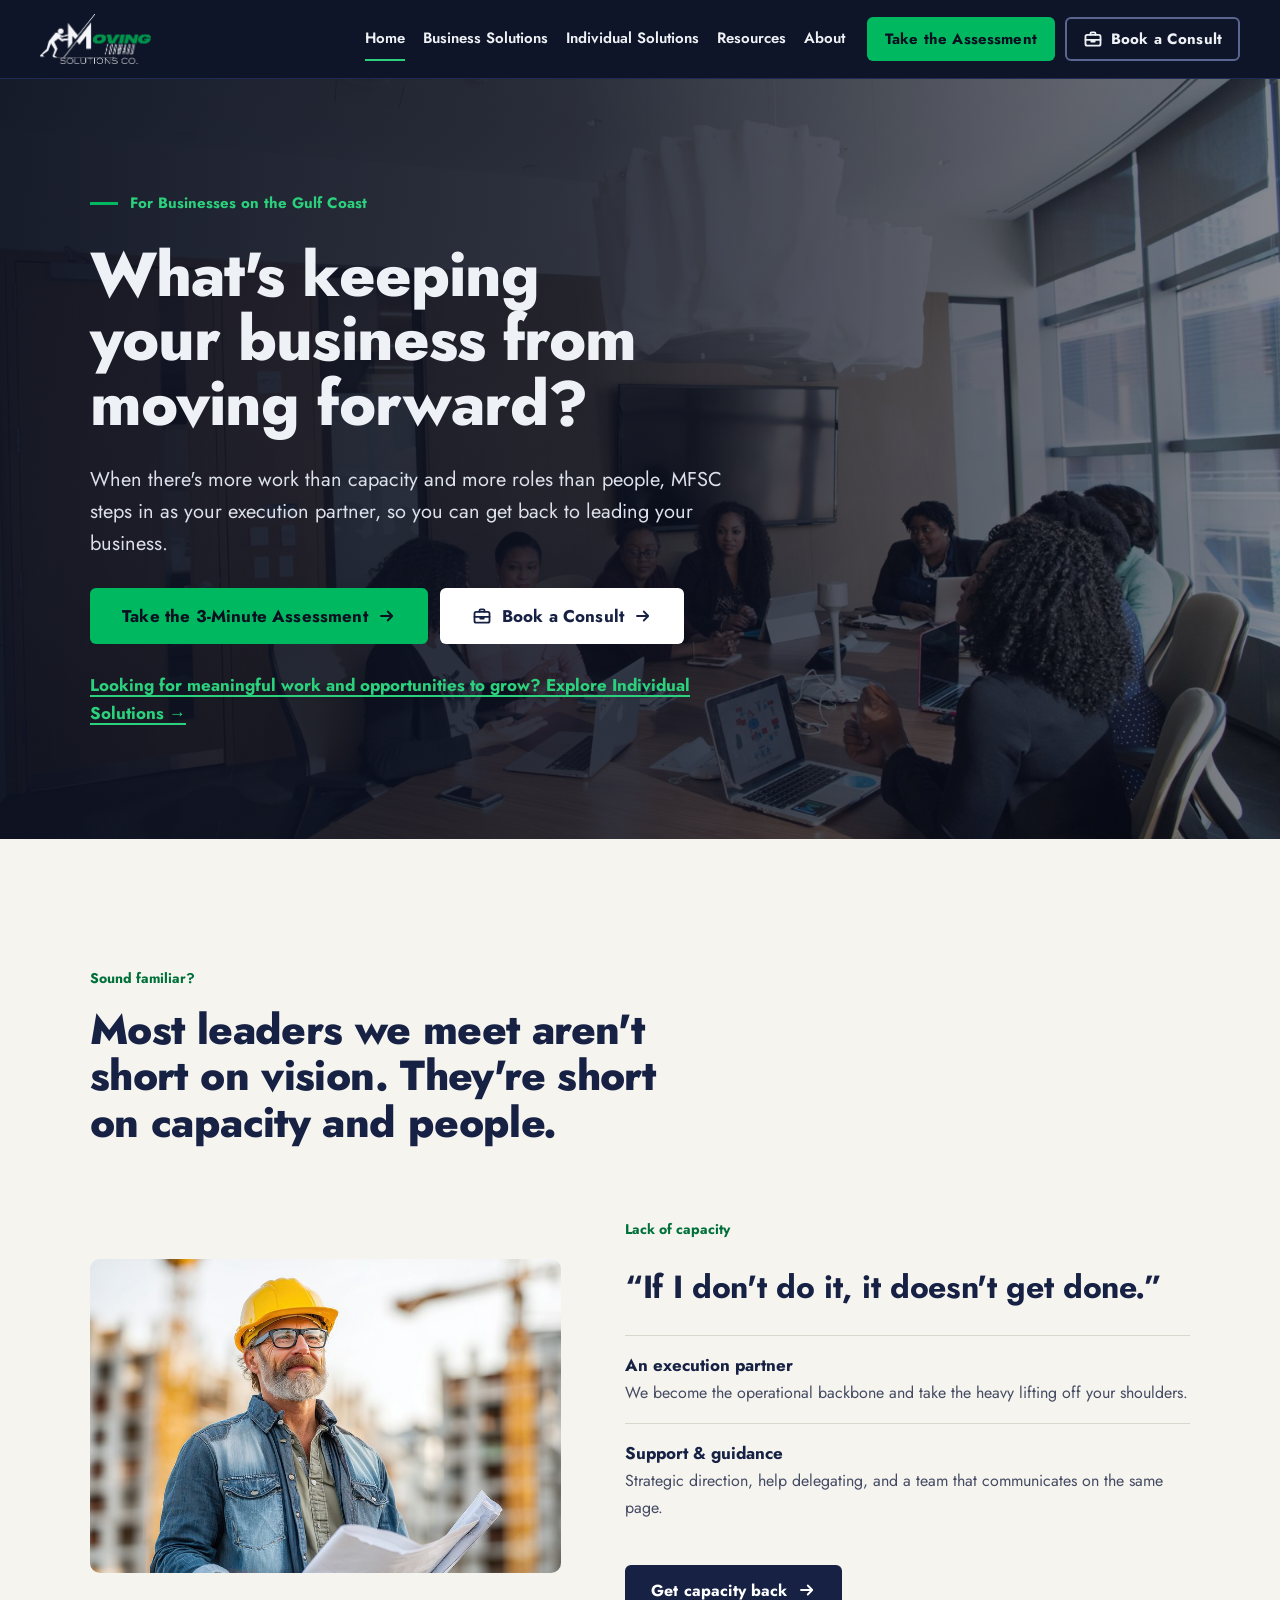
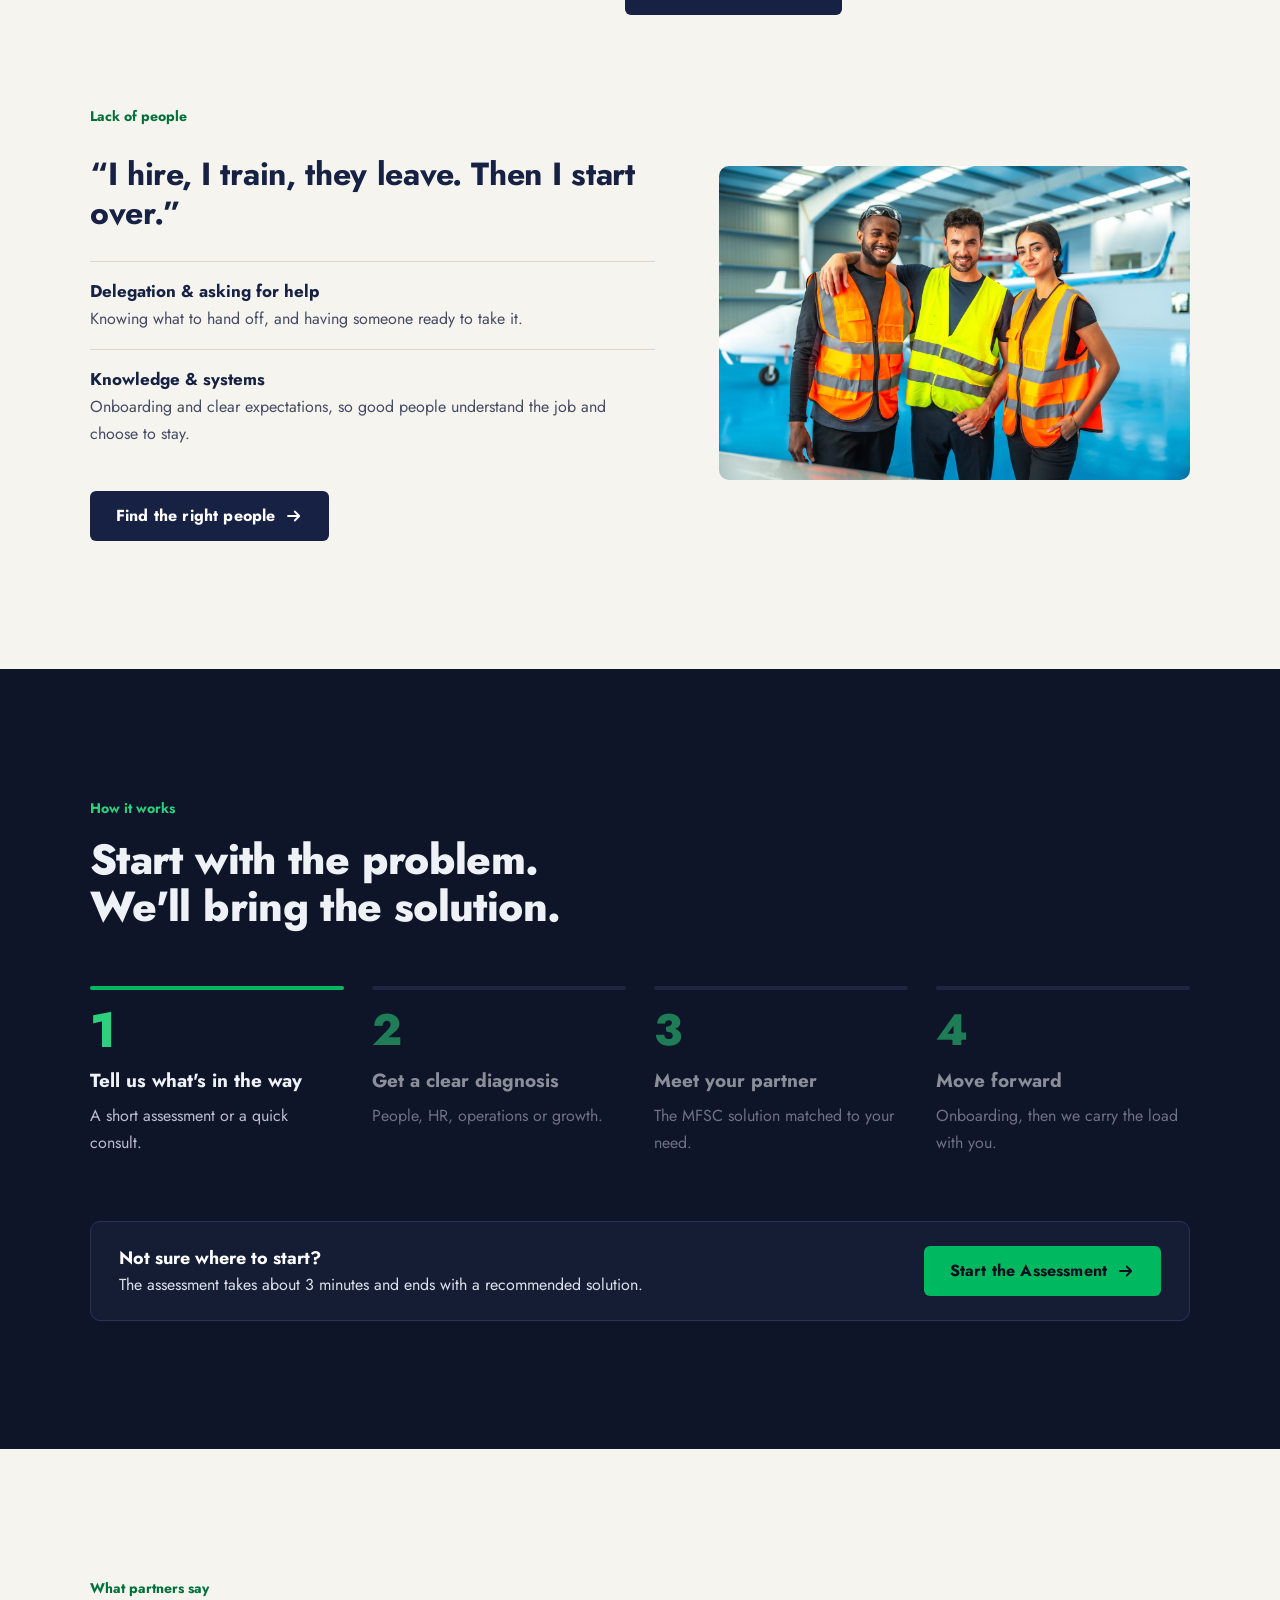
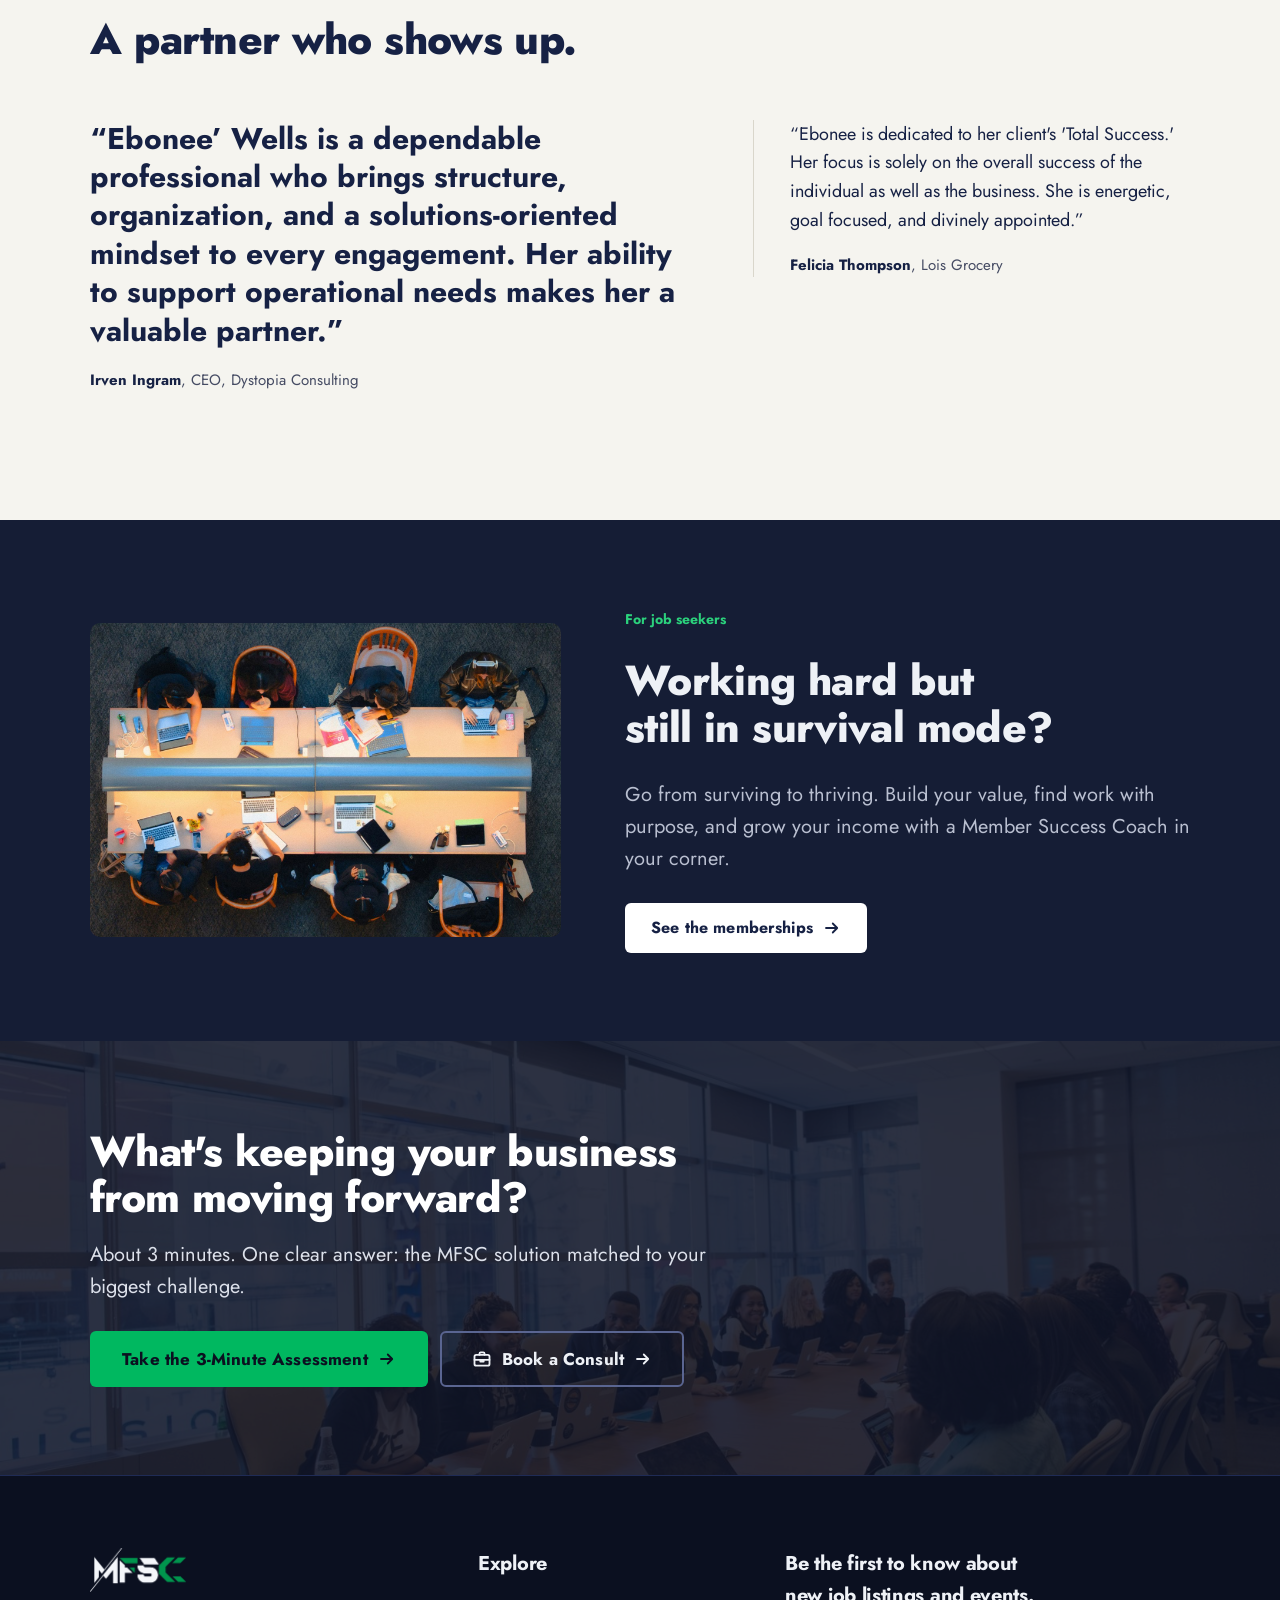
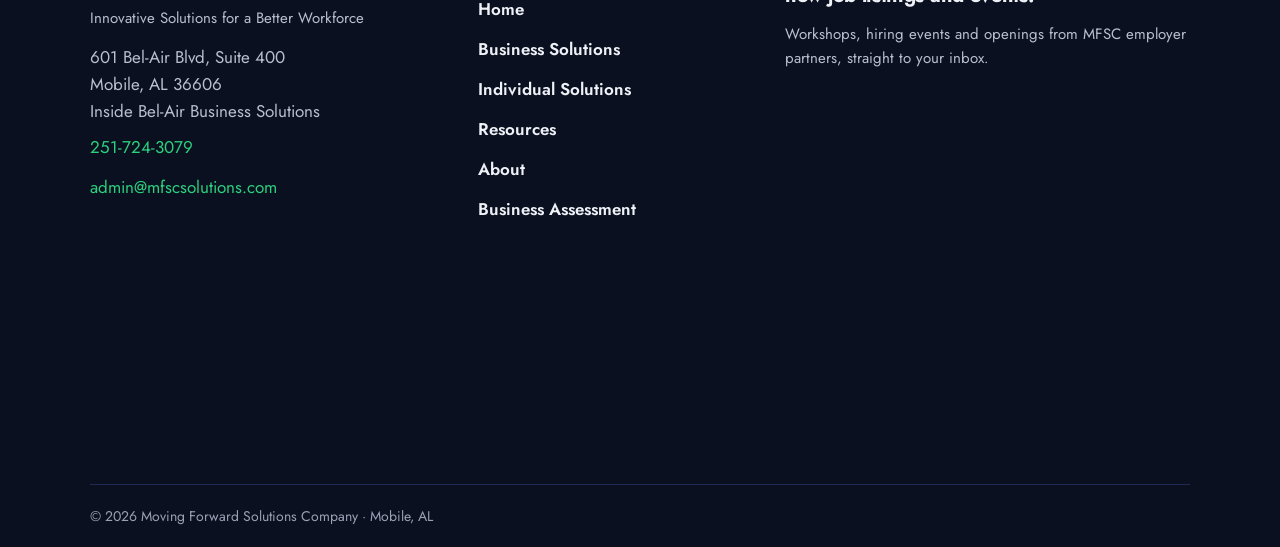
<file: index.html>
<!doctype html>
<html lang="en">
<head>
<meta charset="utf-8">
<meta name="viewport" content="width=device-width, initial-scale=1">
<title>Moving Forward Solutions Co. | Workforce, HR & Staffing Solutions in Mobile, AL</title>
<meta name="description" content="MFSC helps Gulf Coast businesses with staffing, HR, operations and business development, and helps job seekers move from surviving to thriving.">
<meta property="og:title" content="Moving Forward Solutions Co. | Workforce, HR & Staffing Solutions in Mobile, AL">
<meta property="og:description" content="MFSC helps Gulf Coast businesses with staffing, HR, operations and business development, and helps job seekers move from surviving to thriving.">
<meta property="og:type" content="website">
<meta property="og:image" content="images/team-meeting.jpg">
<meta name="theme-color" content="#0F1528">
<link rel="icon" type="image/png" href="images/favicon.png">
<link rel="apple-touch-icon" href="images/favicon.png">
<link rel="preconnect" href="https://link.poisemediaco.com" crossorigin>
<link rel="dns-prefetch" href="https://link.poisemediaco.com">
<link rel="preconnect" href="https://fonts.googleapis.com">
<link rel="preconnect" href="https://fonts.gstatic.com" crossorigin>
<link rel="stylesheet" href="https://fonts.googleapis.com/css2?family=Jost:wght@400;500;600;700&display=swap">
<link rel="stylesheet" href="css/site.css">
<script>document.documentElement.classList.add('js')</script>
</head>
<body class="has-sticky">
<a class="skip" href="#main">Skip to content</a>
<header class="site-header">
  <div class="wrap">
    <a class="brand" href="index.html" aria-label="Moving Forward Solutions Co. home"><img src="images/mfsc-logo.png" alt="Moving Forward Solutions Co." width="112" height="50"></a>
    <button class="nav-toggle" type="button" aria-expanded="false" aria-controls="site-nav" aria-label="Open menu">
      <svg class="bars" aria-hidden="true" width="22" height="22" viewBox="0 0 24 24" fill="none" stroke="currentColor" stroke-width="2"><path d="M3 7h18M3 12h18M3 17h18"/></svg>
      <svg class="x" aria-hidden="true" width="22" height="22" viewBox="0 0 24 24" fill="none" stroke="currentColor" stroke-width="2"><path d="M5 5l14 14M19 5L5 19"/></svg>
    </button>
    <nav id="site-nav" class="site-nav" aria-label="Main">
      <ul class="menu"><li><a href="index.html" aria-current="page">Home</a></li><li><a href="business.html">Business Solutions</a></li><li><a href="individuals.html">Individual Solutions</a></li><li><a href="resources.html">Resources</a></li><li><a href="about.html">About</a></li></ul>
      <div class="actions">
        <a class="btn btn--primary" href="assessment.html"><span>Take the Assessment</span><svg class="ico ico-arrow" aria-hidden="true" width="18" height="18" viewBox="0 0 24 24" fill="none" stroke="currentColor" stroke-width="2.4" stroke-linecap="round" stroke-linejoin="round"><path d="M4 12h15M13 6l6 6-6 6"/></svg></a>
        <a class="btn btn--ghost" href="about.html#contact"><svg class="ico ico-case" aria-hidden="true" width="20" height="20" viewBox="0 0 24 24" fill="none" stroke="currentColor" stroke-width="2.2" stroke-linecap="round" stroke-linejoin="round"><path class="handle" d="M9 7V5.5A1.5 1.5 0 0 1 10.5 4h3A1.5 1.5 0 0 1 15 5.5V7"/><rect x="3" y="7" width="18" height="13" rx="2"/><path d="M3 13h18M10 13v2h4v-2"/></svg><span>Book a Consult</span><svg class="ico ico-arrow" aria-hidden="true" width="18" height="18" viewBox="0 0 24 24" fill="none" stroke="currentColor" stroke-width="2.4" stroke-linecap="round" stroke-linejoin="round"><path d="M4 12h15M13 6l6 6-6 6"/></svg></a>
        <a class="btn btn--ghost call" href="tel:2517243079">Call 251-724-3079</a>
      </div>
    </nav>
  </div>
</header>
<main id="main">
<section class="hero hero--home" style="background-image:url(images/team-meeting.jpg)">
  <div class="wrap">
    <div class="copy stack stack-lg">
      <p class="kicker">For Businesses on the Gulf Coast</p>
      <h1 class="h1">What's keeping your business from moving forward?</h1>
      <p class="lede" style="color:var(--mist-strong)">When there's more work than capacity and more roles than people, MFSC steps in as your execution partner, so you can get back to leading your business.</p>
      <div class="btns">
        <a class="btn btn--primary btn--lg" href="assessment.html"><span>Take the 3-Minute Assessment</span><svg class="ico ico-arrow" aria-hidden="true" width="18" height="18" viewBox="0 0 24 24" fill="none" stroke="currentColor" stroke-width="2.4" stroke-linecap="round" stroke-linejoin="round"><path d="M4 12h15M13 6l6 6-6 6"/></svg></a>
        <a class="btn btn--light btn--lg" href="about.html#contact"><svg class="ico ico-case" aria-hidden="true" width="20" height="20" viewBox="0 0 24 24" fill="none" stroke="currentColor" stroke-width="2.2" stroke-linecap="round" stroke-linejoin="round"><path class="handle" d="M9 7V5.5A1.5 1.5 0 0 1 10.5 4h3A1.5 1.5 0 0 1 15 5.5V7"/><rect x="3" y="7" width="18" height="13" rx="2"/><path d="M3 13h18M10 13v2h4v-2"/></svg><span>Book a Consult</span><svg class="ico ico-arrow" aria-hidden="true" width="18" height="18" viewBox="0 0 24 24" fill="none" stroke="currentColor" stroke-width="2.4" stroke-linecap="round" stroke-linejoin="round"><path d="M4 12h15M13 6l6 6-6 6"/></svg></a>
      </div>
      <p><a class="link" href="individuals.html">Looking for meaningful work and opportunities to grow? Explore Individual Solutions &rarr;</a></p>
    </div>
  </div>
</section>

<section class="paper s-lg" aria-labelledby="familiar">
  <div class="wrap">
    <div class="stack" style="max-width:780px;margin-bottom:clamp(40px,6vw,72px)">
      <p class="label">Sound familiar?</p>
      <h2 class="h2" id="familiar">Most leaders we meet aren't short on vision. They're short on capacity and people.</h2>
    </div>

    <div class="split" style="margin-bottom:clamp(48px,7vw,96px)">
      <div class="media"><img src="images/job-site.jpg" alt="A site supervisor reviewing plans on a job site" width="900" height="600" loading="lazy"></div>
      <div class="stack stack-lg">
        <p class="label">Lack of capacity</p>
        <p class="quote">&ldquo;If I don't do it, it doesn't get done.&rdquo;</p>
        <ul class="points">
          <li><b>An execution partner</b><span>We become the operational backbone and take the heavy lifting off your shoulders.</span></li>
          <li><b>Support &amp; guidance</b><span>Strategic direction, help delegating, and a team that communicates on the same page.</span></li>
        </ul>
        <a class="btn btn--navy" href="business.html#capacity"><span>Get capacity back</span><svg class="ico ico-arrow" aria-hidden="true" width="18" height="18" viewBox="0 0 24 24" fill="none" stroke="currentColor" stroke-width="2.4" stroke-linecap="round" stroke-linejoin="round"><path d="M4 12h15M13 6l6 6-6 6"/></svg></a>
      </div>
    </div>

    <div class="split split--flip">
      <div class="media"><img src="images/crew.jpg" alt="Three crew members in safety vests standing together in a hangar" width="1400" height="933" loading="lazy"></div>
      <div class="stack stack-lg">
        <p class="label">Lack of people</p>
        <p class="quote">&ldquo;I hire, I train, they leave. Then I start over.&rdquo;</p>
        <ul class="points">
          <li><b>Delegation &amp; asking for help</b><span>Knowing what to hand off, and having someone ready to take it.</span></li>
          <li><b>Knowledge &amp; systems</b><span>Onboarding and clear expectations, so good people understand the job and choose to stay.</span></li>
        </ul>
        <a class="btn btn--navy" href="business.html#people"><span>Find the right people</span><svg class="ico ico-arrow" aria-hidden="true" width="18" height="18" viewBox="0 0 24 24" fill="none" stroke="currentColor" stroke-width="2.4" stroke-linecap="round" stroke-linejoin="round"><path d="M4 12h15M13 6l6 6-6 6"/></svg></a>
      </div>
    </div>
  </div>
</section>

<section class="navy s-lg" aria-labelledby="how">
  <div class="wrap">
    <div class="stack" style="max-width:700px;margin-bottom:clamp(36px,5vw,56px)">
      <p class="label">How it works</p>
      <h2 class="h2" id="how">Start with the problem. We'll bring the solution.</h2>
    </div>
    <ol class="steps">
      <li><span class="n">1</span><b>Tell us what's in the way</b><span class="t">A short assessment or a quick consult.</span></li>
      <li><span class="n">2</span><b>Get a clear diagnosis</b><span class="t">People, HR, operations or growth.</span></li>
      <li><span class="n">3</span><b>Meet your partner</b><span class="t">The MFSC solution matched to your need.</span></li>
      <li><span class="n">4</span><b>Move forward</b><span class="t">Onboarding, then we carry the load with you.</span></li>
    </ol>
    <div class="strip" style="margin-top:clamp(40px,6vw,64px);background:var(--navy-800);border:1px solid var(--navy-line)">
      <div><b>Not sure where to start?</b><p>The assessment takes about 3 minutes and ends with a recommended solution.</p></div>
      <a class="btn btn--primary" href="assessment.html"><span>Start the Assessment</span><svg class="ico ico-arrow" aria-hidden="true" width="18" height="18" viewBox="0 0 24 24" fill="none" stroke="currentColor" stroke-width="2.4" stroke-linecap="round" stroke-linejoin="round"><path d="M4 12h15M13 6l6 6-6 6"/></svg></a>
    </div>
  </div>
</section>

<section class="paper s-lg" aria-labelledby="voices">
  <div class="wrap">
    <div class="stack" style="max-width:700px;margin-bottom:clamp(36px,5vw,56px)">
      <p class="label">What partners say</p>
      <h2 class="h2" id="voices">A partner who shows up.</h2>
    </div>
    <div class="voices">
      <figure class="big" style="margin:0">
        <blockquote>&ldquo;Ebonee’ Wells is a dependable professional who brings structure, organization, and a solutions-oriented mindset to every engagement. Her ability to support operational needs makes her a valuable partner.&rdquo;</blockquote>
        <cite><strong>Irven Ingram</strong>, CEO, Dystopia Consulting</cite>
      </figure>
      <figure class="small" style="margin:0">
        <blockquote>&ldquo;Ebonee is dedicated to her client's 'Total Success.' Her focus is solely on the overall success of the individual as well as the business. She is energetic, goal focused, and divinely appointed.&rdquo;</blockquote>
        <cite><strong>Felicia Thompson</strong>, Lois Grocery</cite>
      </figure>
    </div>
  </div>
</section>

<section class="navy-2 s-md" aria-labelledby="seekers">
  <div class="wrap">
    <div class="split">
      <div class="media"><img src="images/coworking.jpg" alt="People working on laptops and notebooks at a shared table, seen from above" width="1600" height="1066" loading="lazy"></div>
      <div class="stack stack-lg">
        <p class="label">For job seekers</p>
        <h2 class="h2" id="seekers">Working hard but still in survival mode?</h2>
        <p class="lede soft">Go from surviving to thriving. Build your value, find work with purpose, and grow your income with a Member Success Coach in your corner.</p>
        <a class="btn btn--light" href="individuals.html#membership"><span>See the memberships</span><svg class="ico ico-arrow" aria-hidden="true" width="18" height="18" viewBox="0 0 24 24" fill="none" stroke="currentColor" stroke-width="2.4" stroke-linecap="round" stroke-linejoin="round"><path d="M4 12h15M13 6l6 6-6 6"/></svg></a>
      </div>
    </div>
  </div>
</section>

<section class="cta-band" aria-labelledby="cta-h">
  <div class="wrap">
    <div class="copy stack">
      <h2 class="h2" id="cta-h">What's keeping your business from moving forward?</h2>
      <p class="lede">About 3 minutes. One clear answer: the MFSC solution matched to your biggest challenge.</p>
    </div>
    <div class="btns"><a class="btn btn--primary btn--lg" href="assessment.html"><span>Take the 3-Minute Assessment</span><svg class="ico ico-arrow" aria-hidden="true" width="18" height="18" viewBox="0 0 24 24" fill="none" stroke="currentColor" stroke-width="2.4" stroke-linecap="round" stroke-linejoin="round"><path d="M4 12h15M13 6l6 6-6 6"/></svg></a><a class="btn btn--ghost btn--lg" href="about.html#contact"><svg class="ico ico-case" aria-hidden="true" width="20" height="20" viewBox="0 0 24 24" fill="none" stroke="currentColor" stroke-width="2.2" stroke-linecap="round" stroke-linejoin="round"><path class="handle" d="M9 7V5.5A1.5 1.5 0 0 1 10.5 4h3A1.5 1.5 0 0 1 15 5.5V7"/><rect x="3" y="7" width="18" height="13" rx="2"/><path d="M3 13h18M10 13v2h4v-2"/></svg><span>Book a Consult</span><svg class="ico ico-arrow" aria-hidden="true" width="18" height="18" viewBox="0 0 24 24" fill="none" stroke="currentColor" stroke-width="2.4" stroke-linecap="round" stroke-linejoin="round"><path d="M4 12h15M13 6l6 6-6 6"/></svg></a></div>
  </div>
</section>
</main>
<footer class="site-footer">
  <div class="wrap foot">
    <div class="contact">
      <img src="images/mfsc-lettermark.png" alt="MFSC" width="94" height="44" style="height:44px;width:auto;margin-bottom:14px">
      <p class="soft" style="margin-bottom:14px">Innovative Solutions for a Better Workforce</p>
      <address>
        <span>601 Bel-Air Blvd, Suite 400<br>Mobile, AL 36606<br>Inside Bel-Air Business Solutions</span>
        <a href="tel:2517243079">251-724-3079</a>
        <a class="mail" href="mailto:admin@mfscsolutions.com">admin@mfscsolutions.com</a>
      </address>
    </div>
    <nav aria-label="Footer"><h2>Explore</h2><ul><li><a href="index.html">Home</a></li><li><a href="business.html">Business Solutions</a></li><li><a href="individuals.html">Individual Solutions</a></li><li><a href="resources.html">Resources</a></li><li><a href="about.html">About</a></li><li><a href="assessment.html">Business Assessment</a></li></ul></nav>
    <div class="news">
      <h2>Be the first to know about new job listings and events.</h2>
      <p class="soft">Workshops, hiring events and openings from MFSC employer partners, straight to your inbox.</p>
      <div class="embed"><div class="embed-box" style="--h:360px"><iframe src="https://link.poisemediaco.com/widget/form/s2dThVorv9LyvQNzfVzw" id="inline-s2dThVorv9LyvQNzfVzw" title="Mailing list sign-up" style="width:100%;height:360px;border:0;border-radius:0" onload="var b=this.parentNode;setTimeout(function(){b.classList.add('is-loaded')},700)" data-layout="{'id':'INLINE'}" data-trigger-type="alwaysShow" data-trigger-value="" data-activation-type="alwaysActivated" data-activation-value="" data-deactivation-type="neverDeactivate" data-deactivation-value="" data-form-name="Mailing list sign-up" data-height="360" data-layout-iframe-id="inline-s2dThVorv9LyvQNzfVzw" data-form-id="s2dThVorv9LyvQNzfVzw"></iframe></div></div>
    </div>
  </div>
  <div class="wrap"><p class="copyright">&copy; 2026 Moving Forward Solutions Company &middot; Mobile, AL</p></div>
</footer>
<div class="sticky-cta"><a class="btn btn--primary" href="assessment.html"><span>Take the Free Assessment</span><svg class="ico ico-arrow" aria-hidden="true" width="18" height="18" viewBox="0 0 24 24" fill="none" stroke="currentColor" stroke-width="2.4" stroke-linecap="round" stroke-linejoin="round"><path d="M4 12h15M13 6l6 6-6 6"/></svg></a></div>
<script src="js/site.js" defer></script>
<script src="https://link.poisemediaco.com/js/form_embed.js" async></script>
</body>
</html>
</file>
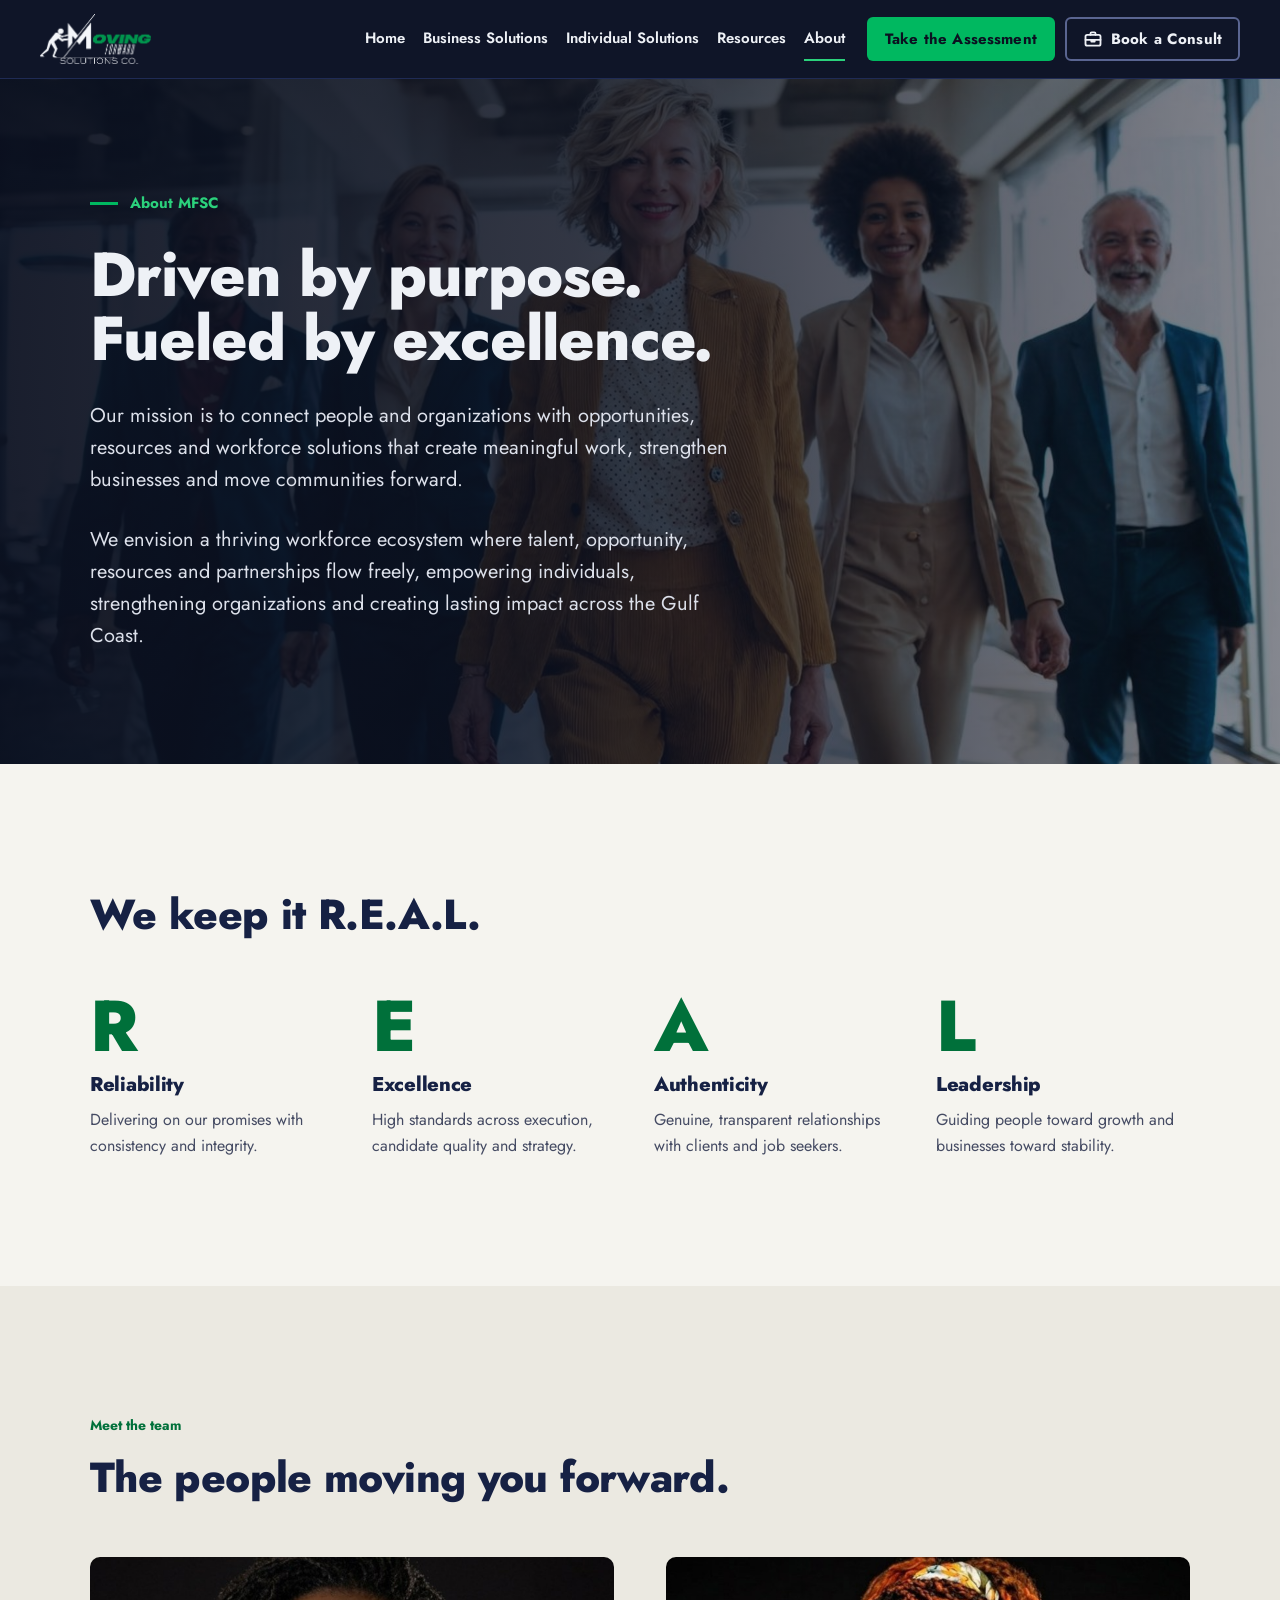
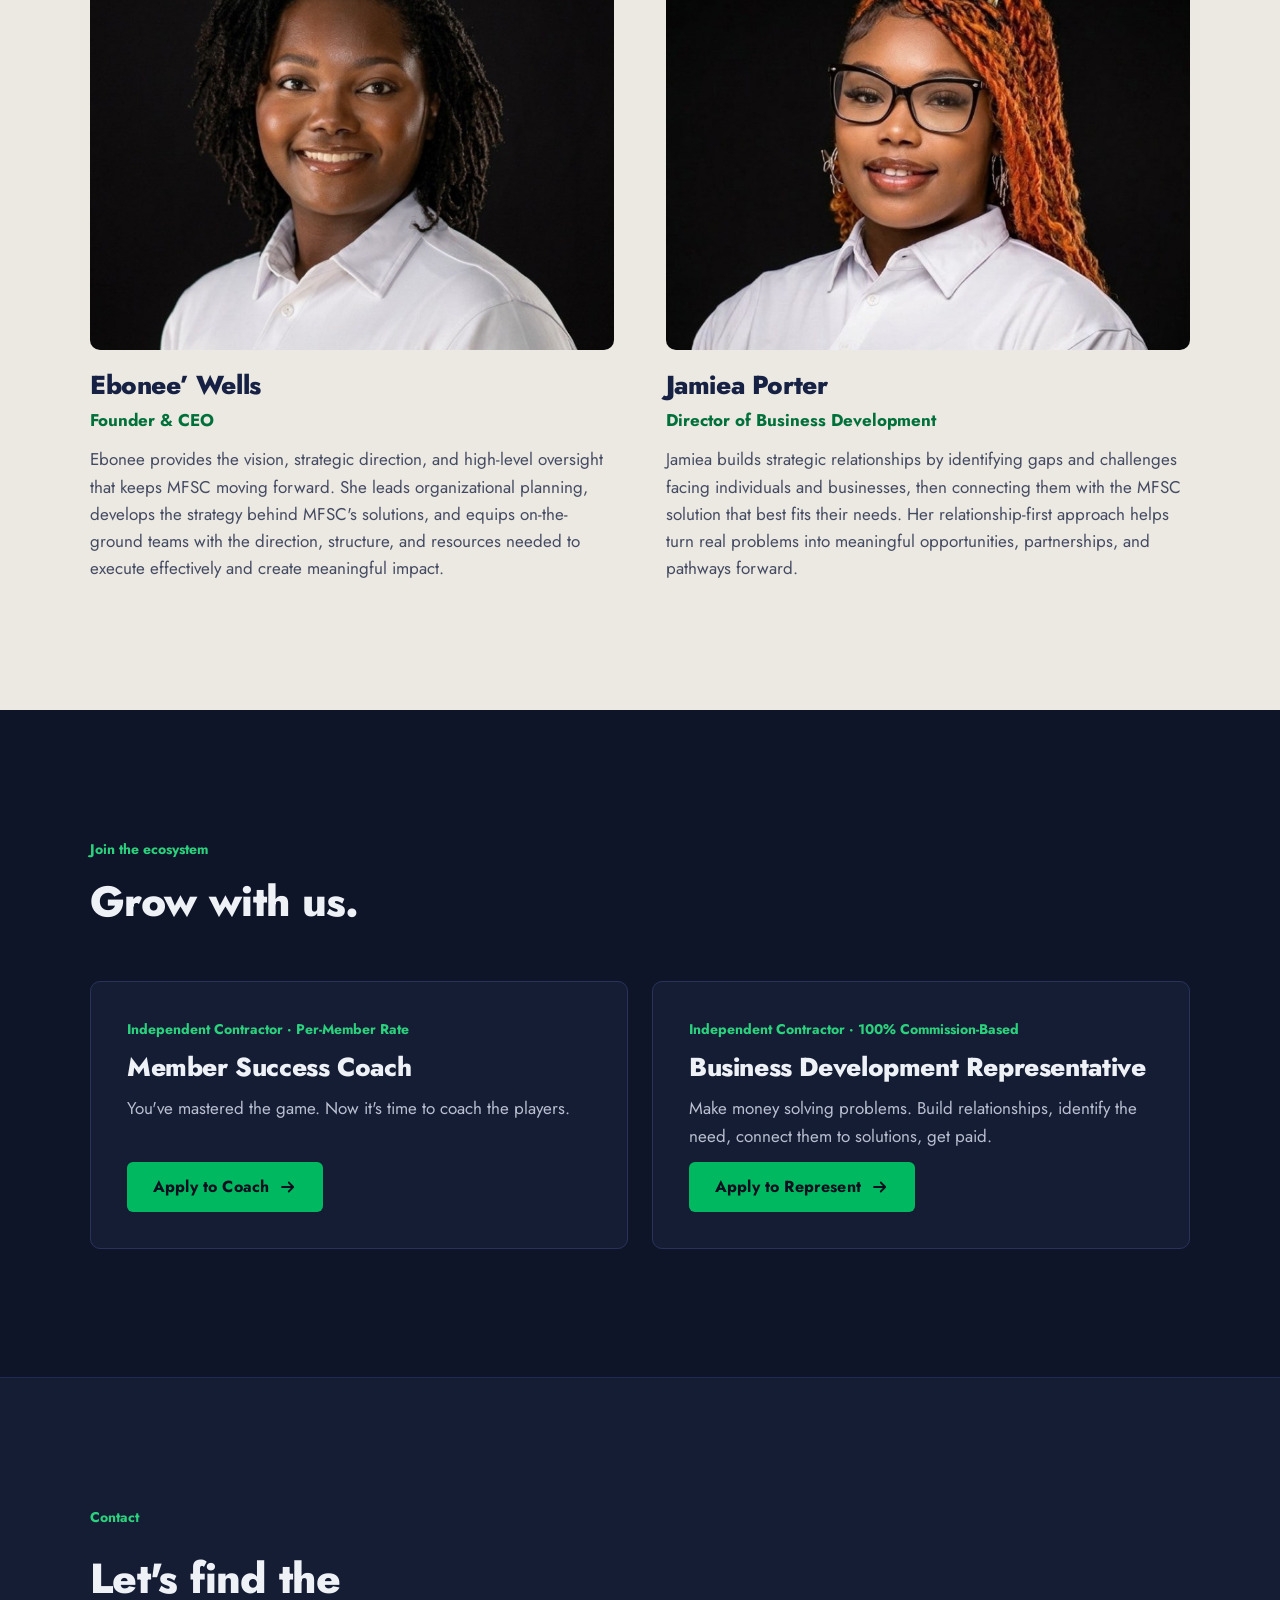
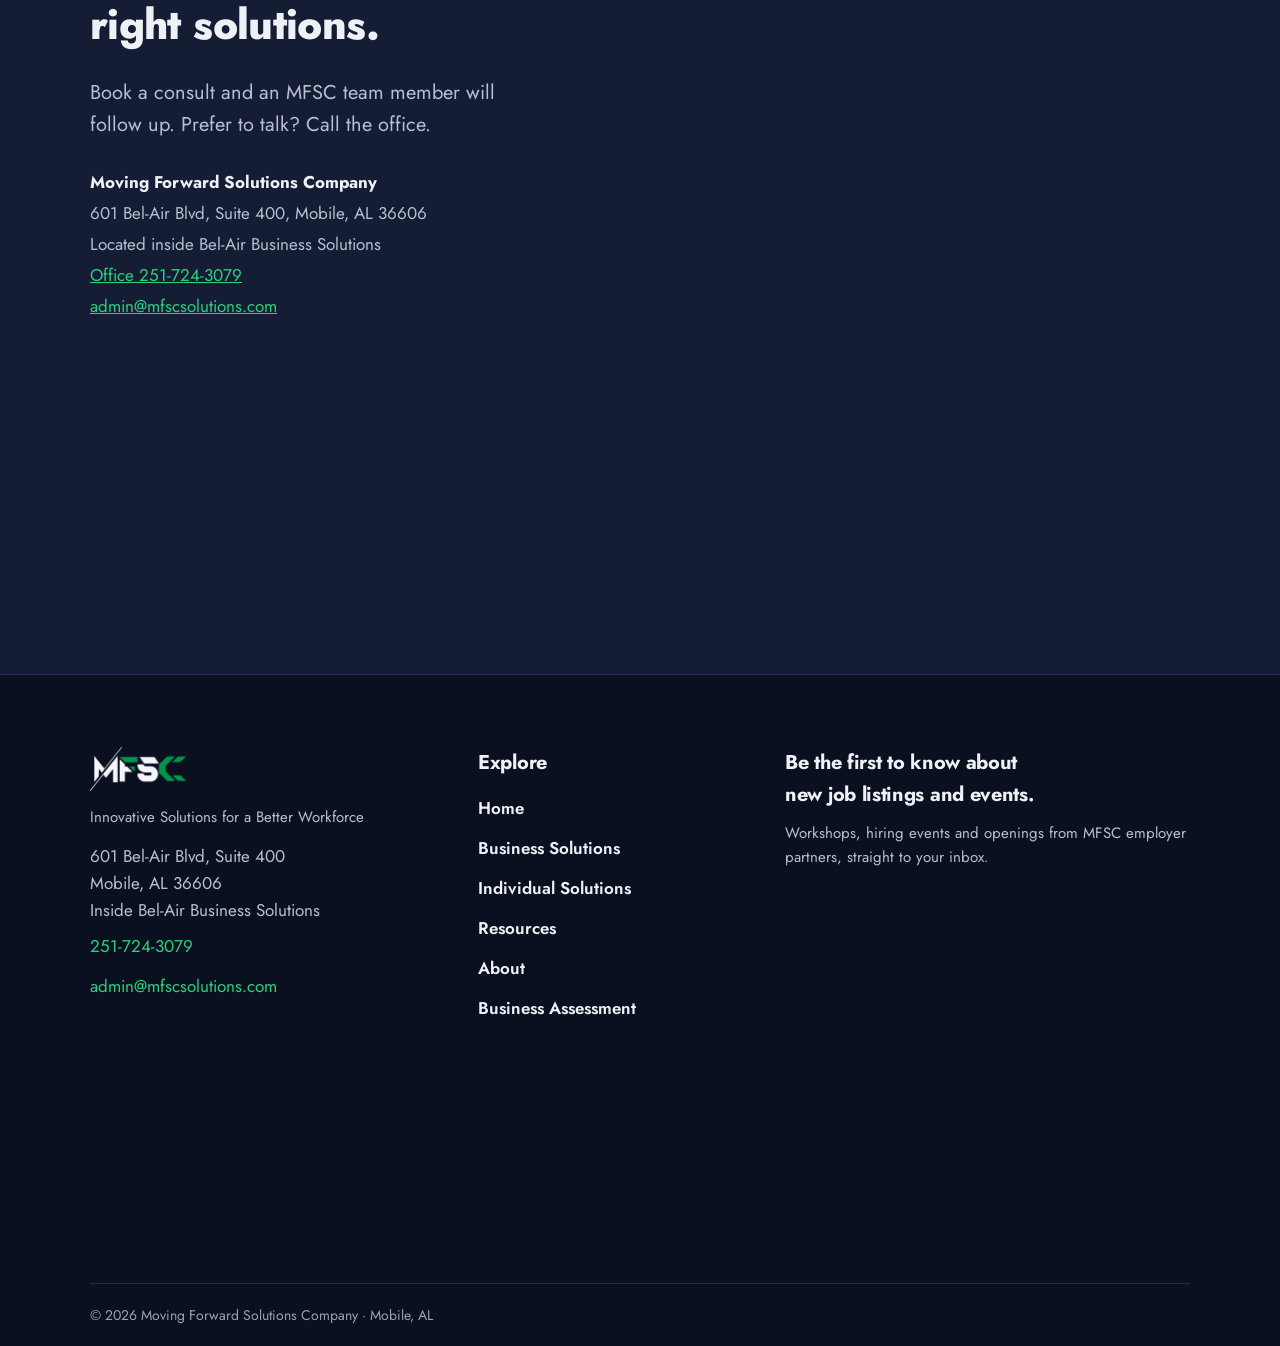
<file: about.html>
<!doctype html>
<html lang="en">
<head>
<meta charset="utf-8">
<meta name="viewport" content="width=device-width, initial-scale=1">
<title>About & Contact | Moving Forward Solutions Co.</title>
<meta name="description" content="Meet the MFSC team, our R.E.A.L. values, and how to work with or join Moving Forward Solutions Co. in Mobile, AL.">
<meta property="og:title" content="About & Contact | Moving Forward Solutions Co.">
<meta property="og:description" content="Meet the MFSC team, our R.E.A.L. values, and how to work with or join Moving Forward Solutions Co. in Mobile, AL.">
<meta property="og:type" content="website">
<meta property="og:image" content="images/team-meeting.jpg">
<meta name="theme-color" content="#0F1528">
<link rel="icon" type="image/png" href="images/favicon.png">
<link rel="apple-touch-icon" href="images/favicon.png">
<link rel="preconnect" href="https://link.poisemediaco.com" crossorigin>
<link rel="dns-prefetch" href="https://link.poisemediaco.com">
<link rel="preconnect" href="https://fonts.googleapis.com">
<link rel="preconnect" href="https://fonts.gstatic.com" crossorigin>
<link rel="stylesheet" href="https://fonts.googleapis.com/css2?family=Jost:wght@400;500;600;700&display=swap">
<link rel="stylesheet" href="css/site.css">
<script>document.documentElement.classList.add('js')</script>
</head>
<body class="has-sticky">
<a class="skip" href="#main">Skip to content</a>
<header class="site-header">
  <div class="wrap">
    <a class="brand" href="index.html" aria-label="Moving Forward Solutions Co. home"><img src="images/mfsc-logo.png" alt="Moving Forward Solutions Co." width="112" height="50"></a>
    <button class="nav-toggle" type="button" aria-expanded="false" aria-controls="site-nav" aria-label="Open menu">
      <svg class="bars" aria-hidden="true" width="22" height="22" viewBox="0 0 24 24" fill="none" stroke="currentColor" stroke-width="2"><path d="M3 7h18M3 12h18M3 17h18"/></svg>
      <svg class="x" aria-hidden="true" width="22" height="22" viewBox="0 0 24 24" fill="none" stroke="currentColor" stroke-width="2"><path d="M5 5l14 14M19 5L5 19"/></svg>
    </button>
    <nav id="site-nav" class="site-nav" aria-label="Main">
      <ul class="menu"><li><a href="index.html">Home</a></li><li><a href="business.html">Business Solutions</a></li><li><a href="individuals.html">Individual Solutions</a></li><li><a href="resources.html">Resources</a></li><li><a href="about.html" aria-current="page">About</a></li></ul>
      <div class="actions">
        <a class="btn btn--primary" href="assessment.html"><span>Take the Assessment</span><svg class="ico ico-arrow" aria-hidden="true" width="18" height="18" viewBox="0 0 24 24" fill="none" stroke="currentColor" stroke-width="2.4" stroke-linecap="round" stroke-linejoin="round"><path d="M4 12h15M13 6l6 6-6 6"/></svg></a>
        <a class="btn btn--ghost" href="about.html#contact"><svg class="ico ico-case" aria-hidden="true" width="20" height="20" viewBox="0 0 24 24" fill="none" stroke="currentColor" stroke-width="2.2" stroke-linecap="round" stroke-linejoin="round"><path class="handle" d="M9 7V5.5A1.5 1.5 0 0 1 10.5 4h3A1.5 1.5 0 0 1 15 5.5V7"/><rect x="3" y="7" width="18" height="13" rx="2"/><path d="M3 13h18M10 13v2h4v-2"/></svg><span>Book a Consult</span><svg class="ico ico-arrow" aria-hidden="true" width="18" height="18" viewBox="0 0 24 24" fill="none" stroke="currentColor" stroke-width="2.4" stroke-linecap="round" stroke-linejoin="round"><path d="M4 12h15M13 6l6 6-6 6"/></svg></a>
        <a class="btn btn--ghost call" href="tel:2517243079">Call 251-724-3079</a>
      </div>
    </nav>
  </div>
</header>
<main id="main">
<section class="hero" style="background-image:url(images/team-walking.jpg)">
  <div class="wrap"><div class="copy stack stack-lg">
    <p class="kicker">About MFSC</p>
    <h1 class="h1">Driven by purpose. Fueled by excellence.</h1>
    <p class="lede" style="color:var(--mist-strong)">Our mission is to connect people and organizations with opportunities, resources and workforce solutions that create meaningful work, strengthen businesses and move communities forward.</p>
    <p class="lede" style="color:var(--mist-strong)">We envision a thriving workforce ecosystem where talent, opportunity, resources and partnerships flow freely, empowering individuals, strengthening organizations and creating lasting impact across the Gulf Coast.</p>
  </div></div>
</section>

<section class="paper s-lg" aria-labelledby="real-h">
  <div class="wrap">
    <h2 class="h2" id="real-h" style="margin-bottom:clamp(32px,5vw,56px)">We keep it R.E.A.L.</h2>
    <ul class="real"><li><b class="l" aria-hidden="true">R</b><h3>Reliability</h3><p>Delivering on our promises with consistency and integrity.</p></li><li><b class="l" aria-hidden="true">E</b><h3>Excellence</h3><p>High standards across execution, candidate quality and strategy.</p></li><li><b class="l" aria-hidden="true">A</b><h3>Authenticity</h3><p>Genuine, transparent relationships with clients and job seekers.</p></li><li><b class="l" aria-hidden="true">L</b><h3>Leadership</h3><p>Guiding people toward growth and businesses toward stability.</p></li></ul>
  </div>
</section>

<section class="paper s-lg" style="background:var(--paper-2)" aria-labelledby="team-h">
  <div class="wrap">
    <div class="stack" style="max-width:700px;margin-bottom:clamp(36px,5vw,56px)">
      <p class="label">Meet the team</p>
      <h2 class="h2" id="team-h">The people moving you forward.</h2>
    </div>
    <div class="people">
      <article class="person">
        <img src="images/ebonee-wells.jpg" alt="Ebonee’ Wells" width="800" height="800" loading="lazy">
        <h3 class="h3">Ebonee’ Wells</h3>
        <p class="role">Founder &amp; CEO</p>
        <p class="bio">Ebonee provides the vision, strategic direction, and high-level oversight that keeps MFSC moving forward. She leads organizational planning, develops the strategy behind MFSC's solutions, and equips on-the-ground teams with the direction, structure, and resources needed to execute effectively and create meaningful impact.</p>
      </article>
      <article class="person">
        <img src="images/jamiea-porter.jpg" alt="Jamiea Porter" width="800" height="800" loading="lazy">
        <h3 class="h3">Jamiea Porter</h3>
        <p class="role">Director of Business Development</p>
        <p class="bio">Jamiea builds strategic relationships by identifying gaps and challenges facing individuals and businesses, then connecting them with the MFSC solution that best fits their needs. Her relationship-first approach helps turn real problems into meaningful opportunities, partnerships, and pathways forward.</p>
      </article>
    </div>
  </div>
</section>

<section class="navy s-lg" id="join" aria-labelledby="join-h">
  <div class="wrap">
    <div class="stack" style="max-width:700px;margin-bottom:clamp(36px,5vw,56px)">
      <p class="label">Join the ecosystem</p>
      <h2 class="h2" id="join-h">Grow with us.</h2>
    </div>
    <ul class="join">
      <li>
        <span class="tag">Independent Contractor &middot; Per-Member Rate</span>
        <h3 class="h3">Member Success Coach</h3>
        <p>You've mastered the game. Now it's time to coach the players.</p>
        <a class="btn btn--primary" href="?topic=Coach%20opportunity&amp;msg=I%20would%20like%20to%20apply%20to%20be%20a%20Member%20Success%20Coach.#contact"><span>Apply to Coach</span><svg class="ico ico-arrow" aria-hidden="true" width="18" height="18" viewBox="0 0 24 24" fill="none" stroke="currentColor" stroke-width="2.4" stroke-linecap="round" stroke-linejoin="round"><path d="M4 12h15M13 6l6 6-6 6"/></svg></a>
      </li>
      <li>
        <span class="tag">Independent Contractor &middot; 100% Commission-Based</span>
        <h3 class="h3">Business Development Representative</h3>
        <p>Make money solving problems. Build relationships, identify the need, connect them to solutions, get paid.</p>
        <a class="btn btn--primary" href="?topic=Business%20development%20opportunity&amp;msg=I%20would%20like%20to%20apply%20to%20be%20a%20Business%20Development%20Representative.#contact"><span>Apply to Represent</span><svg class="ico ico-arrow" aria-hidden="true" width="18" height="18" viewBox="0 0 24 24" fill="none" stroke="currentColor" stroke-width="2.4" stroke-linecap="round" stroke-linejoin="round"><path d="M4 12h15M13 6l6 6-6 6"/></svg></a>
      </li>
    </ul>
  </div>
</section>

<section class="navy-2 s-lg" id="contact" aria-labelledby="contact-h" style="border-top:1px solid var(--navy-600)">
  <div class="wrap contact-grid">
    <div class="stack stack-lg">
      <p class="label">Contact</p>
      <h2 class="h2" id="contact-h">Let's find the right solutions.</h2>
      <p class="lede soft">Book a consult and an MFSC team member will follow up. Prefer to talk? Call the office.</p>
      <address>
        <strong>Moving Forward Solutions Company</strong>
        <span>601 Bel-Air Blvd, Suite 400, Mobile, AL 36606</span>
        <span>Located inside Bel-Air Business Solutions</span>
        <a href="tel:2517243079">Office 251-724-3079</a>
        <a href="mailto:admin@mfscsolutions.com">admin@mfscsolutions.com</a>
      </address>
    </div>
    <div class="panel panel--embed"><div class="embed-box" style="--h:640px"><iframe src="https://link.poisemediaco.com/widget/form/HUT7LCXkVDjit8hTLVRu" id="inline-HUT7LCXkVDjit8hTLVRu" title="Book a consult" style="width:100%;height:640px;border:0;border-radius:0" onload="var b=this.parentNode;setTimeout(function(){b.classList.add('is-loaded')},700)" data-layout="{'id':'INLINE'}" data-trigger-type="alwaysShow" data-trigger-value="" data-activation-type="alwaysActivated" data-activation-value="" data-deactivation-type="neverDeactivate" data-deactivation-value="" data-form-name="Book a consult" data-height="640" data-layout-iframe-id="inline-HUT7LCXkVDjit8hTLVRu" data-form-id="HUT7LCXkVDjit8hTLVRu"></iframe></div></div>
  </div>
</section>
</main>
<footer class="site-footer">
  <div class="wrap foot">
    <div class="contact">
      <img src="images/mfsc-lettermark.png" alt="MFSC" width="94" height="44" style="height:44px;width:auto;margin-bottom:14px">
      <p class="soft" style="margin-bottom:14px">Innovative Solutions for a Better Workforce</p>
      <address>
        <span>601 Bel-Air Blvd, Suite 400<br>Mobile, AL 36606<br>Inside Bel-Air Business Solutions</span>
        <a href="tel:2517243079">251-724-3079</a>
        <a class="mail" href="mailto:admin@mfscsolutions.com">admin@mfscsolutions.com</a>
      </address>
    </div>
    <nav aria-label="Footer"><h2>Explore</h2><ul><li><a href="index.html">Home</a></li><li><a href="business.html">Business Solutions</a></li><li><a href="individuals.html">Individual Solutions</a></li><li><a href="resources.html">Resources</a></li><li><a href="about.html">About</a></li><li><a href="assessment.html">Business Assessment</a></li></ul></nav>
    <div class="news">
      <h2>Be the first to know about new job listings and events.</h2>
      <p class="soft">Workshops, hiring events and openings from MFSC employer partners, straight to your inbox.</p>
      <div class="embed"><div class="embed-box" style="--h:360px"><iframe src="https://link.poisemediaco.com/widget/form/s2dThVorv9LyvQNzfVzw" id="inline-s2dThVorv9LyvQNzfVzw" title="Mailing list sign-up" style="width:100%;height:360px;border:0;border-radius:0" onload="var b=this.parentNode;setTimeout(function(){b.classList.add('is-loaded')},700)" data-layout="{'id':'INLINE'}" data-trigger-type="alwaysShow" data-trigger-value="" data-activation-type="alwaysActivated" data-activation-value="" data-deactivation-type="neverDeactivate" data-deactivation-value="" data-form-name="Mailing list sign-up" data-height="360" data-layout-iframe-id="inline-s2dThVorv9LyvQNzfVzw" data-form-id="s2dThVorv9LyvQNzfVzw"></iframe></div></div>
    </div>
  </div>
  <div class="wrap"><p class="copyright">&copy; 2026 Moving Forward Solutions Company &middot; Mobile, AL</p></div>
</footer>
<div class="sticky-cta"><a class="btn btn--primary" href="assessment.html"><span>Take the Free Assessment</span><svg class="ico ico-arrow" aria-hidden="true" width="18" height="18" viewBox="0 0 24 24" fill="none" stroke="currentColor" stroke-width="2.4" stroke-linecap="round" stroke-linejoin="round"><path d="M4 12h15M13 6l6 6-6 6"/></svg></a></div>
<script src="js/site.js" defer></script>
<script src="https://link.poisemediaco.com/js/form_embed.js" async></script>
</body>
</html>
</file>
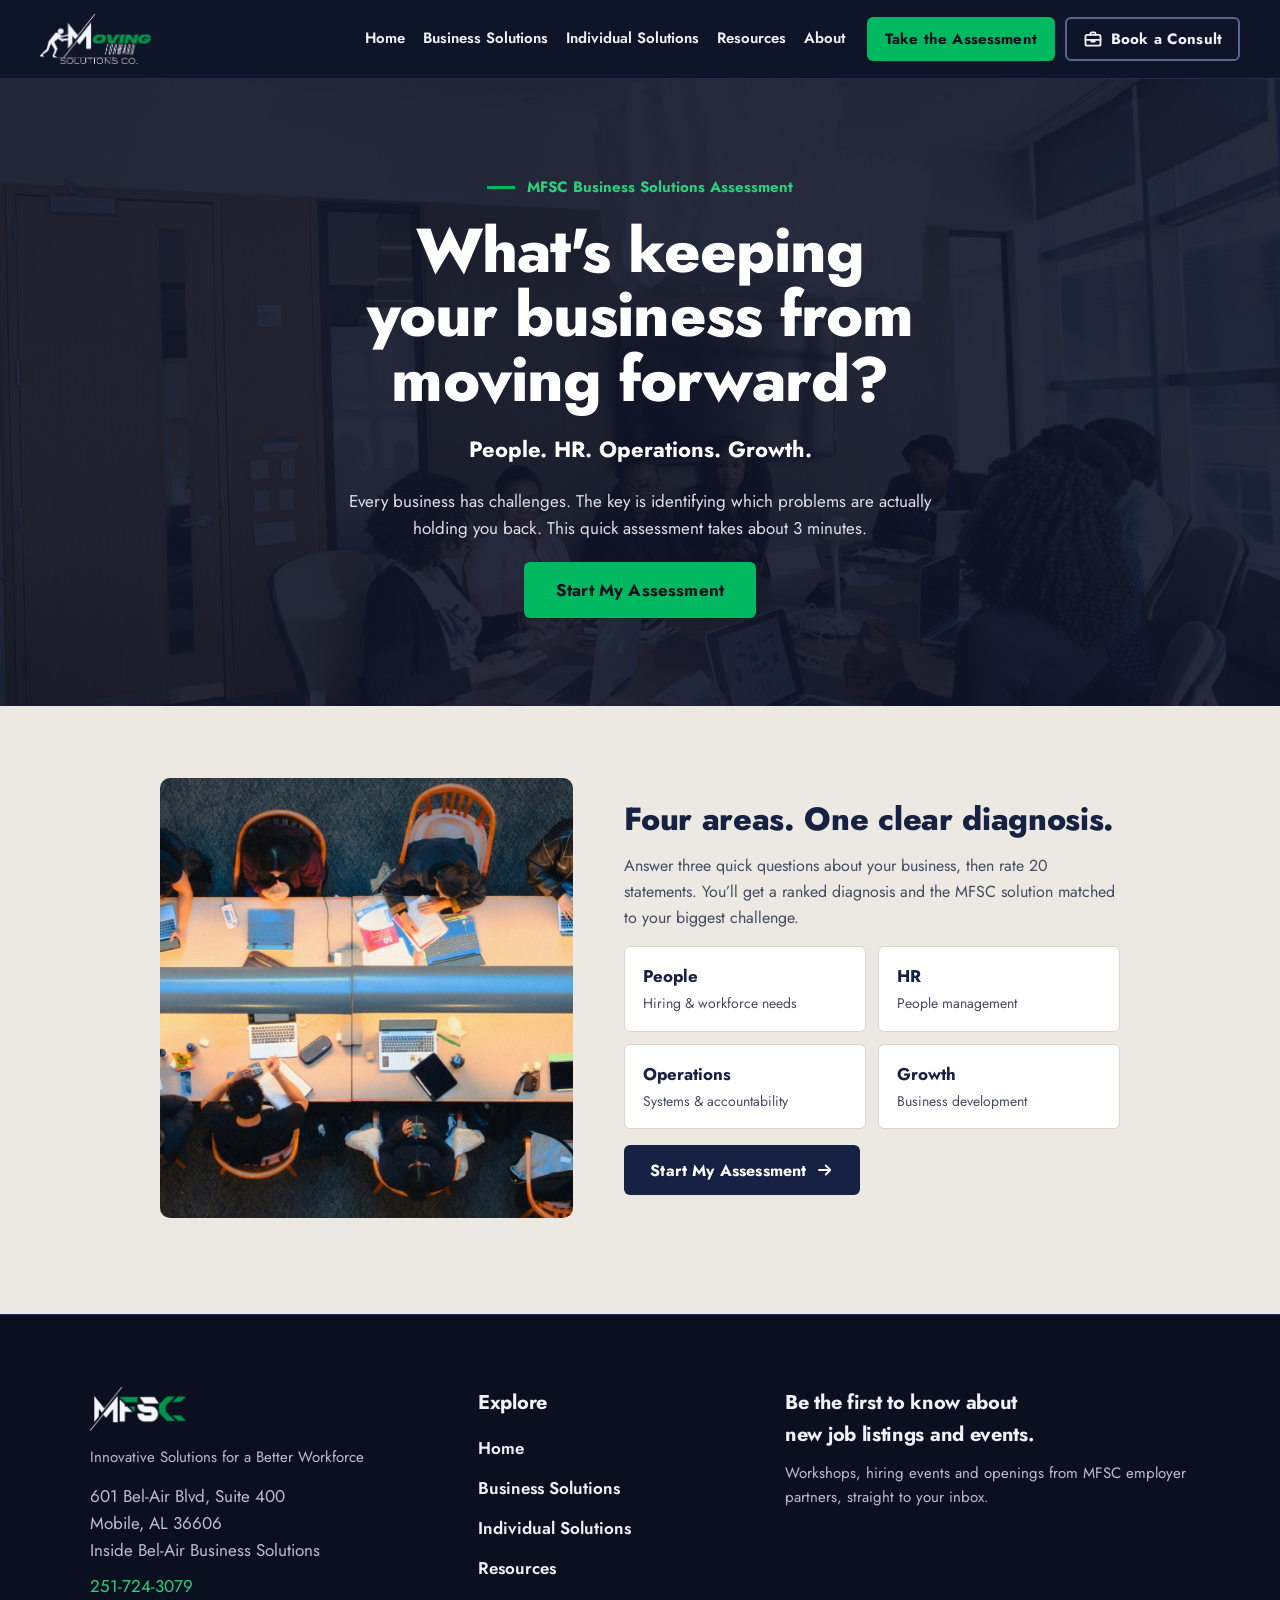
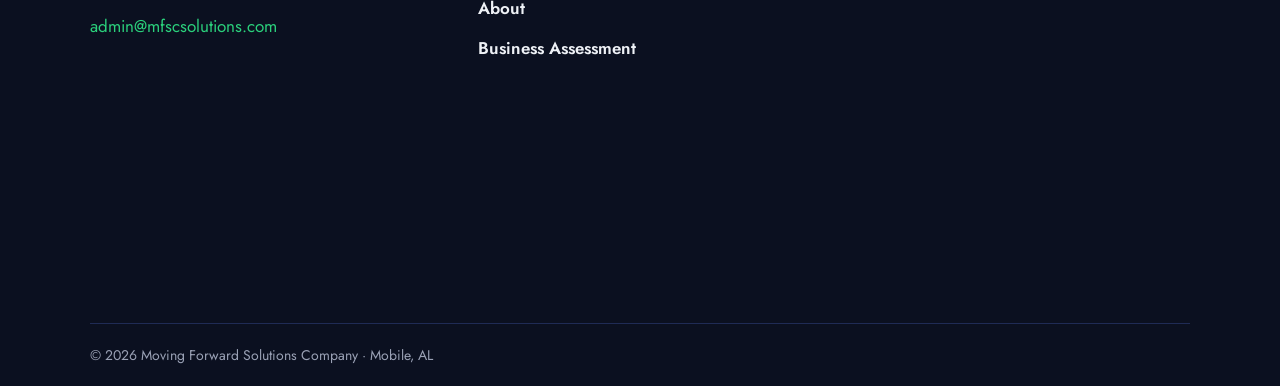
<file: assessment.html>
<!doctype html>
<html lang="en">
<head>
<meta charset="utf-8">
<meta name="viewport" content="width=device-width, initial-scale=1">
<title>Business Solutions Assessment | Moving Forward Solutions Co.</title>
<meta name="description" content="Find out what is keeping your business from moving forward. A 3-minute assessment across People, HR, Operations and Growth.">
<meta property="og:title" content="Business Solutions Assessment | Moving Forward Solutions Co.">
<meta property="og:description" content="Find out what is keeping your business from moving forward. A 3-minute assessment across People, HR, Operations and Growth.">
<meta property="og:type" content="website">
<meta property="og:image" content="images/team-meeting.jpg">
<meta name="theme-color" content="#0F1528">
<link rel="icon" type="image/png" href="images/favicon.png">
<link rel="apple-touch-icon" href="images/favicon.png">
<link rel="preconnect" href="https://link.poisemediaco.com" crossorigin>
<link rel="dns-prefetch" href="https://link.poisemediaco.com">
<link rel="preconnect" href="https://fonts.googleapis.com">
<link rel="preconnect" href="https://fonts.gstatic.com" crossorigin>
<link rel="stylesheet" href="https://fonts.googleapis.com/css2?family=Jost:wght@400;500;600;700&display=swap">
<link rel="stylesheet" href="css/site.css">
<link rel="stylesheet" href="css/assessment.css">
<script>document.documentElement.classList.add('js')</script>
</head>
<body>
<a class="skip" href="#main">Skip to content</a>
<header class="site-header">
  <div class="wrap">
    <a class="brand" href="index.html" aria-label="Moving Forward Solutions Co. home"><img src="images/mfsc-logo.png" alt="Moving Forward Solutions Co." width="112" height="50"></a>
    <button class="nav-toggle" type="button" aria-expanded="false" aria-controls="site-nav" aria-label="Open menu">
      <svg class="bars" aria-hidden="true" width="22" height="22" viewBox="0 0 24 24" fill="none" stroke="currentColor" stroke-width="2"><path d="M3 7h18M3 12h18M3 17h18"/></svg>
      <svg class="x" aria-hidden="true" width="22" height="22" viewBox="0 0 24 24" fill="none" stroke="currentColor" stroke-width="2"><path d="M5 5l14 14M19 5L5 19"/></svg>
    </button>
    <nav id="site-nav" class="site-nav" aria-label="Main">
      <ul class="menu"><li><a href="index.html">Home</a></li><li><a href="business.html">Business Solutions</a></li><li><a href="individuals.html">Individual Solutions</a></li><li><a href="resources.html">Resources</a></li><li><a href="about.html">About</a></li></ul>
      <div class="actions">
        <a class="btn btn--primary" href="assessment.html"><span>Take the Assessment</span><svg class="ico ico-arrow" aria-hidden="true" width="18" height="18" viewBox="0 0 24 24" fill="none" stroke="currentColor" stroke-width="2.4" stroke-linecap="round" stroke-linejoin="round"><path d="M4 12h15M13 6l6 6-6 6"/></svg></a>
        <a class="btn btn--ghost" href="about.html#contact"><svg class="ico ico-case" aria-hidden="true" width="20" height="20" viewBox="0 0 24 24" fill="none" stroke="currentColor" stroke-width="2.2" stroke-linecap="round" stroke-linejoin="round"><path class="handle" d="M9 7V5.5A1.5 1.5 0 0 1 10.5 4h3A1.5 1.5 0 0 1 15 5.5V7"/><rect x="3" y="7" width="18" height="13" rx="2"/><path d="M3 13h18M10 13v2h4v-2"/></svg><span>Book a Consult</span><svg class="ico ico-arrow" aria-hidden="true" width="18" height="18" viewBox="0 0 24 24" fill="none" stroke="currentColor" stroke-width="2.4" stroke-linecap="round" stroke-linejoin="round"><path d="M4 12h15M13 6l6 6-6 6"/></svg></a>
        <a class="btn btn--ghost call" href="tel:2517243079">Call 251-724-3079</a>
      </div>
    </nav>
  </div>
</header>
<main id="main">
<section class="a-hero">
  <div class="a-hero-in">
    <p class="kicker">MFSC Business Solutions Assessment</p>
    <h1 class="h1">What's keeping your business from moving forward?</h1>
    <p class="a-pillars">People. HR. Operations. Growth.</p>
    <p class="a-lede">Every business has challenges. The key is identifying which problems are actually holding you back. This quick assessment takes about 3 minutes.</p>
    <button type="button" class="btn btn--primary btn--lg" id="a-start-top" data-a="start">Start My Assessment</button>
  </div>
</section>
<section class="a-body">
  <div class="a-wrap" id="a-app" aria-live="polite"></div>
</section>
</main>
<footer class="site-footer">
  <div class="wrap foot">
    <div class="contact">
      <img src="images/mfsc-lettermark.png" alt="MFSC" width="94" height="44" style="height:44px;width:auto;margin-bottom:14px">
      <p class="soft" style="margin-bottom:14px">Innovative Solutions for a Better Workforce</p>
      <address>
        <span>601 Bel-Air Blvd, Suite 400<br>Mobile, AL 36606<br>Inside Bel-Air Business Solutions</span>
        <a href="tel:2517243079">251-724-3079</a>
        <a class="mail" href="mailto:admin@mfscsolutions.com">admin@mfscsolutions.com</a>
      </address>
    </div>
    <nav aria-label="Footer"><h2>Explore</h2><ul><li><a href="index.html">Home</a></li><li><a href="business.html">Business Solutions</a></li><li><a href="individuals.html">Individual Solutions</a></li><li><a href="resources.html">Resources</a></li><li><a href="about.html">About</a></li><li><a href="assessment.html">Business Assessment</a></li></ul></nav>
    <div class="news">
      <h2>Be the first to know about new job listings and events.</h2>
      <p class="soft">Workshops, hiring events and openings from MFSC employer partners, straight to your inbox.</p>
      <div class="embed"><div class="embed-box" style="--h:360px"><iframe src="https://link.poisemediaco.com/widget/form/s2dThVorv9LyvQNzfVzw" id="inline-s2dThVorv9LyvQNzfVzw" title="Mailing list sign-up" style="width:100%;height:360px;border:0;border-radius:0" onload="var b=this.parentNode;setTimeout(function(){b.classList.add('is-loaded')},700)" data-layout="{'id':'INLINE'}" data-trigger-type="alwaysShow" data-trigger-value="" data-activation-type="alwaysActivated" data-activation-value="" data-deactivation-type="neverDeactivate" data-deactivation-value="" data-form-name="Mailing list sign-up" data-height="360" data-layout-iframe-id="inline-s2dThVorv9LyvQNzfVzw" data-form-id="s2dThVorv9LyvQNzfVzw"></iframe></div></div>
    </div>
  </div>
  <div class="wrap"><p class="copyright">&copy; 2026 Moving Forward Solutions Company &middot; Mobile, AL</p></div>
</footer>
<script src="js/site.js" defer></script>
<script src="js/assessment.js" defer></script>
<script src="https://link.poisemediaco.com/js/form_embed.js" async></script>
</body>
</html>
</file>
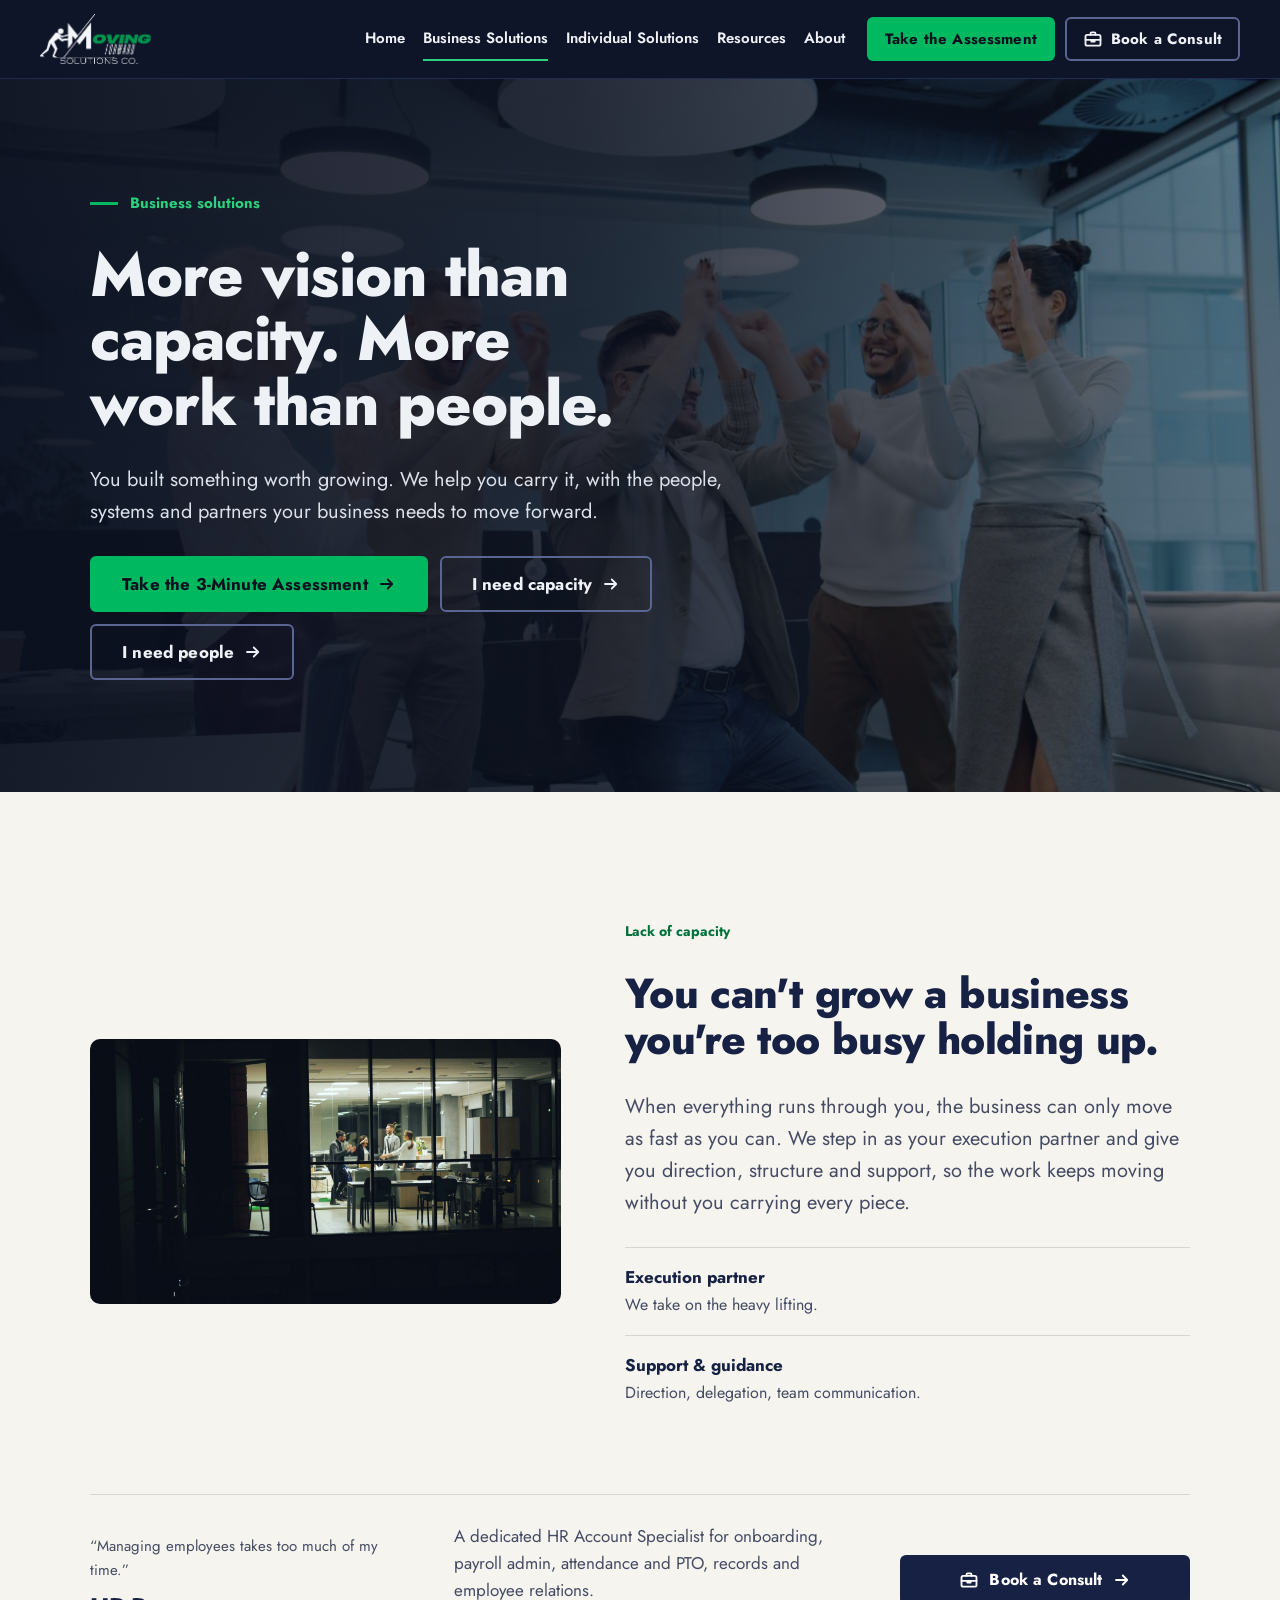
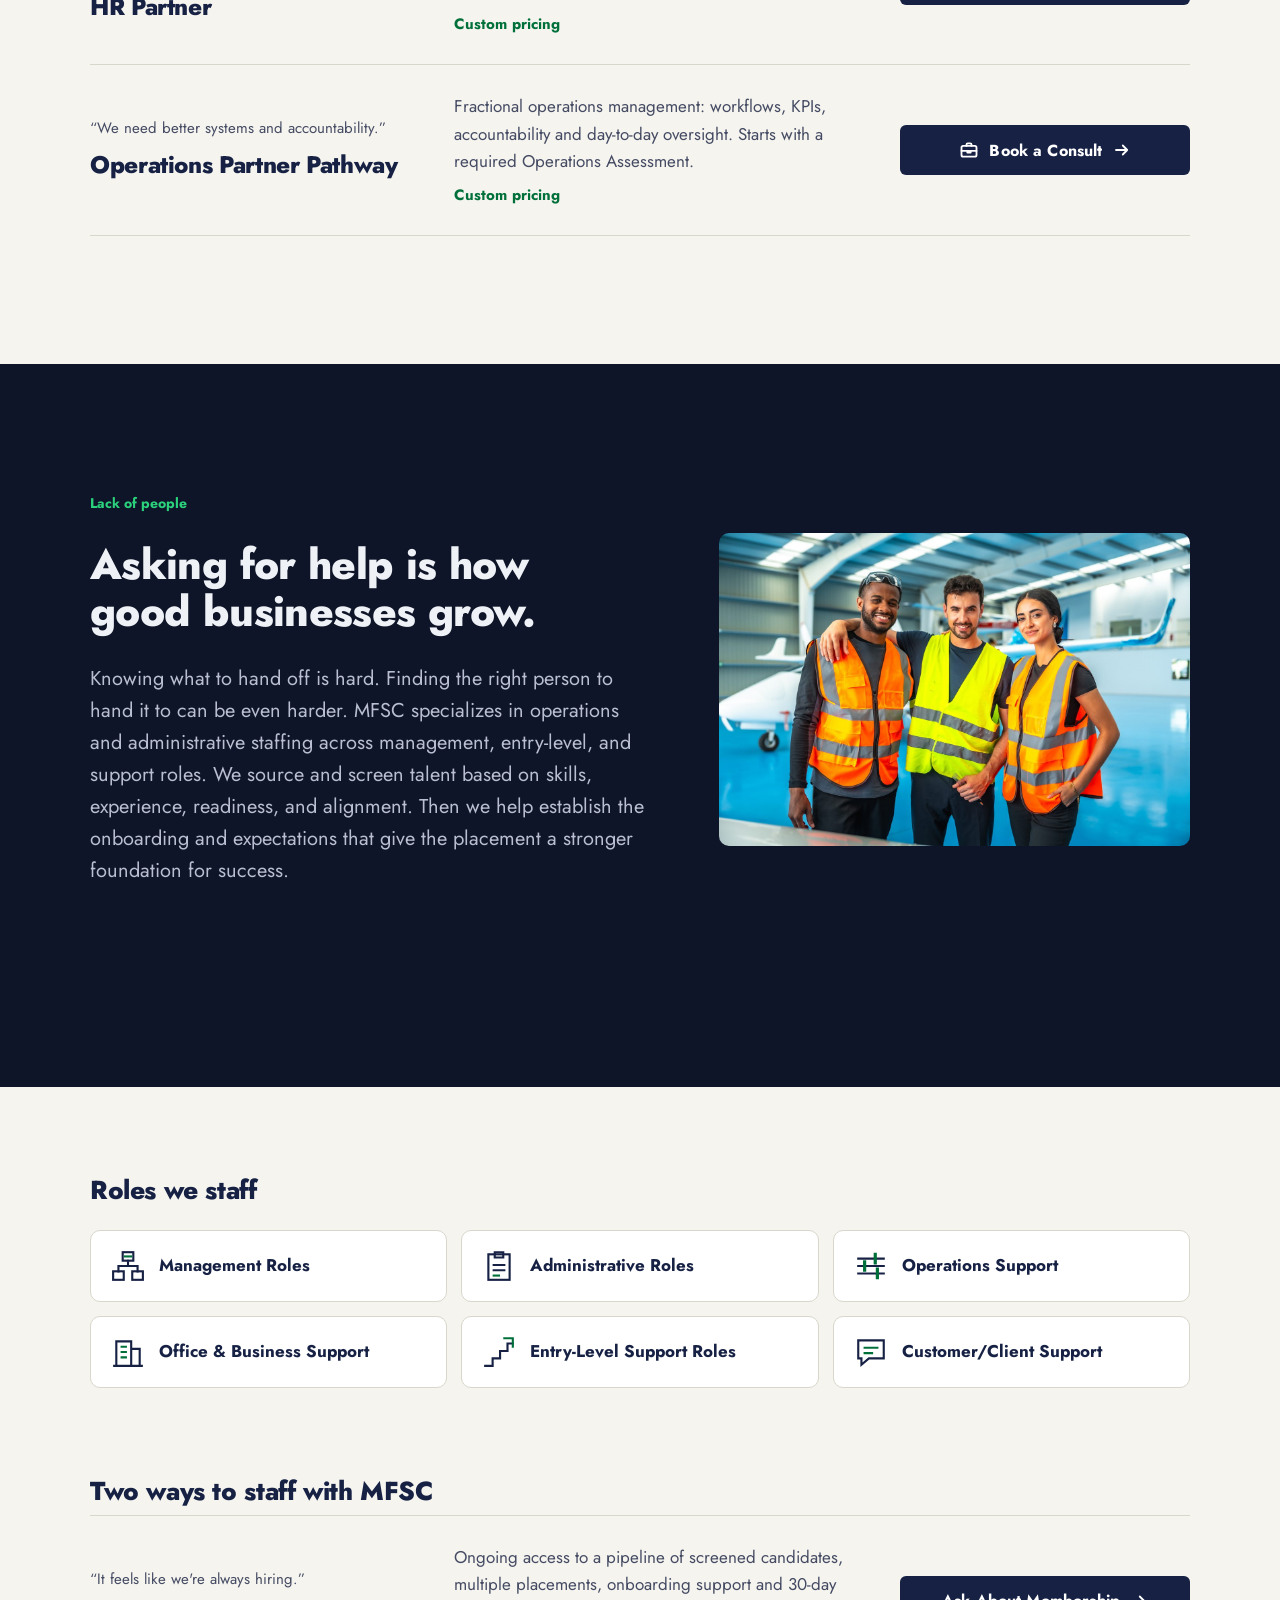
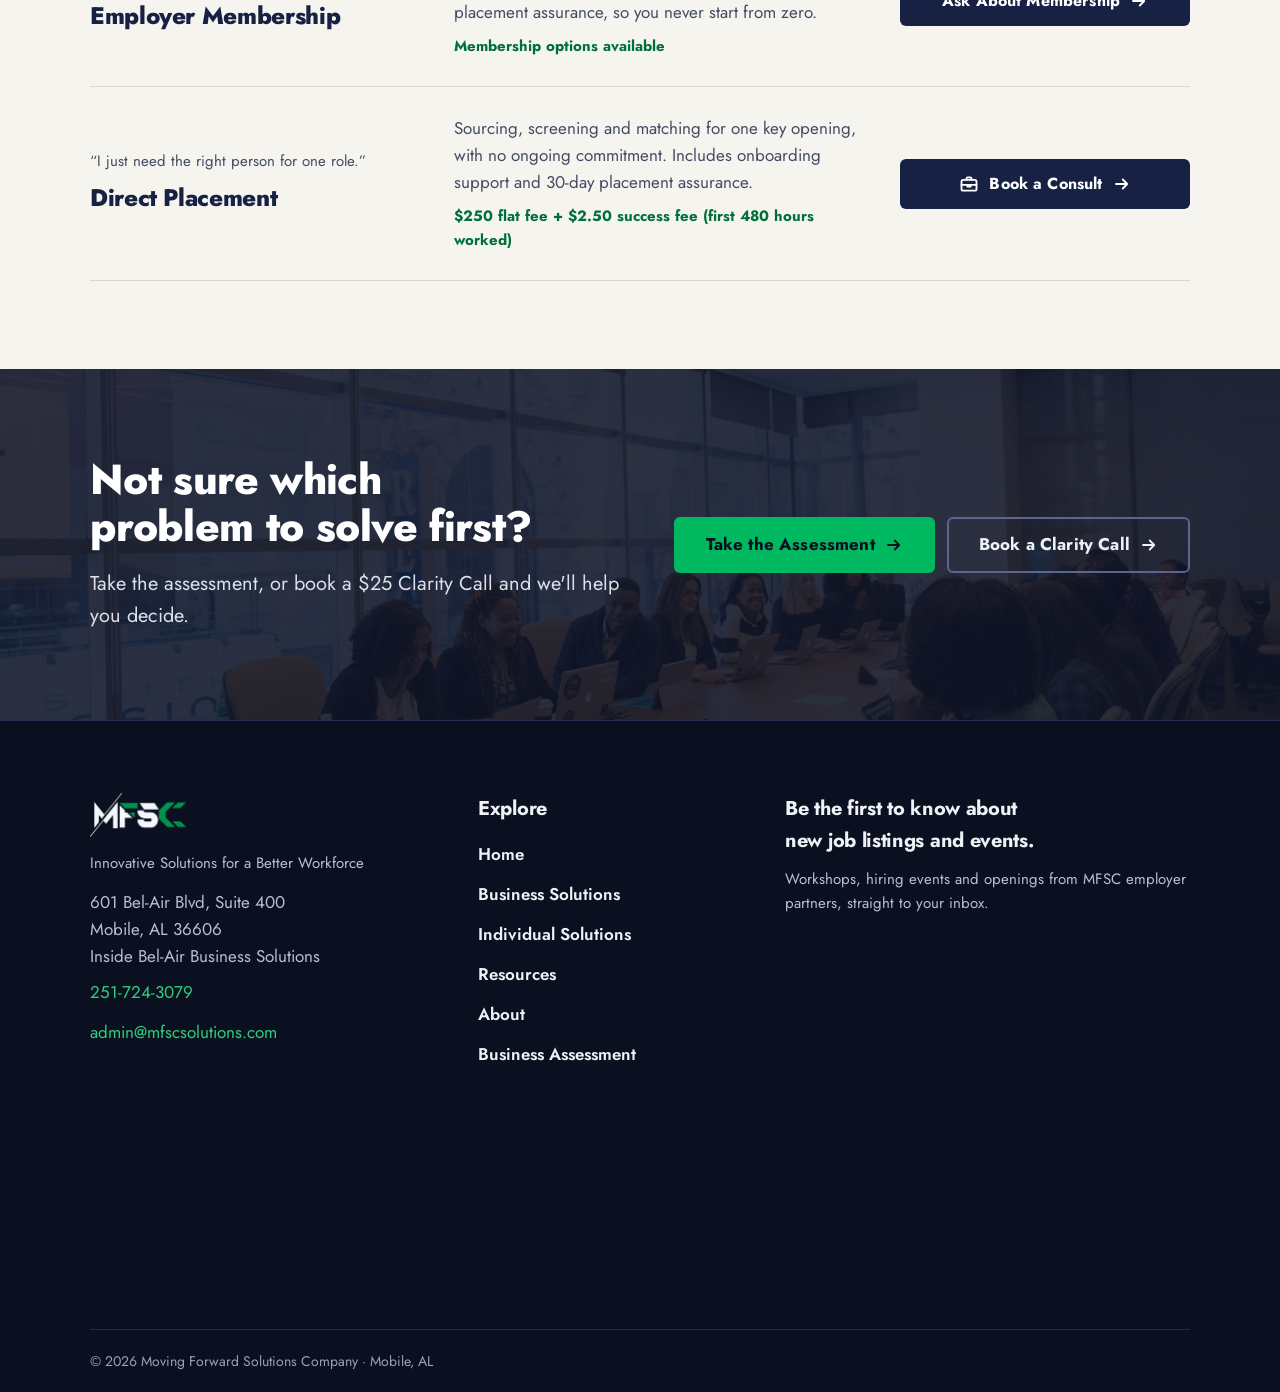
<file: business.html>
<!doctype html>
<html lang="en">
<head>
<meta charset="utf-8">
<meta name="viewport" content="width=device-width, initial-scale=1">
<title>Business Solutions | Moving Forward Solutions Co.</title>
<meta name="description" content="Capacity, HR, operations and staffing for Gulf Coast businesses. Employer Membership, Direct Placement, HR Partner and Operations Partner Pathway.">
<meta property="og:title" content="Business Solutions | Moving Forward Solutions Co.">
<meta property="og:description" content="Capacity, HR, operations and staffing for Gulf Coast businesses. Employer Membership, Direct Placement, HR Partner and Operations Partner Pathway.">
<meta property="og:type" content="website">
<meta property="og:image" content="images/team-meeting.jpg">
<meta name="theme-color" content="#0F1528">
<link rel="icon" type="image/png" href="images/favicon.png">
<link rel="apple-touch-icon" href="images/favicon.png">
<link rel="preconnect" href="https://link.poisemediaco.com" crossorigin>
<link rel="dns-prefetch" href="https://link.poisemediaco.com">
<link rel="preconnect" href="https://fonts.googleapis.com">
<link rel="preconnect" href="https://fonts.gstatic.com" crossorigin>
<link rel="stylesheet" href="https://fonts.googleapis.com/css2?family=Jost:wght@400;500;600;700&display=swap">
<link rel="stylesheet" href="css/site.css">
<script>document.documentElement.classList.add('js')</script>
</head>
<body class="has-sticky">
<a class="skip" href="#main">Skip to content</a>
<header class="site-header">
  <div class="wrap">
    <a class="brand" href="index.html" aria-label="Moving Forward Solutions Co. home"><img src="images/mfsc-logo.png" alt="Moving Forward Solutions Co." width="112" height="50"></a>
    <button class="nav-toggle" type="button" aria-expanded="false" aria-controls="site-nav" aria-label="Open menu">
      <svg class="bars" aria-hidden="true" width="22" height="22" viewBox="0 0 24 24" fill="none" stroke="currentColor" stroke-width="2"><path d="M3 7h18M3 12h18M3 17h18"/></svg>
      <svg class="x" aria-hidden="true" width="22" height="22" viewBox="0 0 24 24" fill="none" stroke="currentColor" stroke-width="2"><path d="M5 5l14 14M19 5L5 19"/></svg>
    </button>
    <nav id="site-nav" class="site-nav" aria-label="Main">
      <ul class="menu"><li><a href="index.html">Home</a></li><li><a href="business.html" aria-current="page">Business Solutions</a></li><li><a href="individuals.html">Individual Solutions</a></li><li><a href="resources.html">Resources</a></li><li><a href="about.html">About</a></li></ul>
      <div class="actions">
        <a class="btn btn--primary" href="assessment.html"><span>Take the Assessment</span><svg class="ico ico-arrow" aria-hidden="true" width="18" height="18" viewBox="0 0 24 24" fill="none" stroke="currentColor" stroke-width="2.4" stroke-linecap="round" stroke-linejoin="round"><path d="M4 12h15M13 6l6 6-6 6"/></svg></a>
        <a class="btn btn--ghost" href="about.html#contact"><svg class="ico ico-case" aria-hidden="true" width="20" height="20" viewBox="0 0 24 24" fill="none" stroke="currentColor" stroke-width="2.2" stroke-linecap="round" stroke-linejoin="round"><path class="handle" d="M9 7V5.5A1.5 1.5 0 0 1 10.5 4h3A1.5 1.5 0 0 1 15 5.5V7"/><rect x="3" y="7" width="18" height="13" rx="2"/><path d="M3 13h18M10 13v2h4v-2"/></svg><span>Book a Consult</span><svg class="ico ico-arrow" aria-hidden="true" width="18" height="18" viewBox="0 0 24 24" fill="none" stroke="currentColor" stroke-width="2.4" stroke-linecap="round" stroke-linejoin="round"><path d="M4 12h15M13 6l6 6-6 6"/></svg></a>
        <a class="btn btn--ghost call" href="tel:2517243079">Call 251-724-3079</a>
      </div>
    </nav>
  </div>
</header>
<main id="main">
<section class="hero" style="background-image:url(images/team-celebrating.jpg)">
  <div class="wrap"><div class="copy stack stack-lg">
    <p class="kicker">Business solutions</p>
    <h1 class="h1">More vision than capacity. More work than people.</h1>
    <p class="lede" style="color:var(--mist-strong)">You built something worth growing. We help you carry it, with the people, systems and partners your business needs to move forward.</p>
    <div class="btns">
      <a class="btn btn--primary btn--lg" href="assessment.html"><span>Take the 3-Minute Assessment</span><svg class="ico ico-arrow" aria-hidden="true" width="18" height="18" viewBox="0 0 24 24" fill="none" stroke="currentColor" stroke-width="2.4" stroke-linecap="round" stroke-linejoin="round"><path d="M4 12h15M13 6l6 6-6 6"/></svg></a>
      <a class="btn btn--ghost btn--lg" href="#capacity"><span>I need capacity</span><svg class="ico ico-arrow" aria-hidden="true" width="18" height="18" viewBox="0 0 24 24" fill="none" stroke="currentColor" stroke-width="2.4" stroke-linecap="round" stroke-linejoin="round"><path d="M4 12h15M13 6l6 6-6 6"/></svg></a>
      <a class="btn btn--ghost btn--lg" href="#people"><span>I need people</span><svg class="ico ico-arrow" aria-hidden="true" width="18" height="18" viewBox="0 0 24 24" fill="none" stroke="currentColor" stroke-width="2.4" stroke-linecap="round" stroke-linejoin="round"><path d="M4 12h15M13 6l6 6-6 6"/></svg></a>
    </div>
  </div></div>
</section>

<section class="paper s-lg" id="capacity" aria-labelledby="cap-h">
  <div class="wrap">
    <div class="split" style="margin-bottom:clamp(40px,6vw,72px)">
      <div class="media"><img src="images/late-night-office.jpg" alt="A lit office at night with one person still working" width="1600" height="900" loading="lazy"></div>
      <div class="stack stack-lg">
        <p class="label">Lack of capacity</p>
        <h2 class="h2" id="cap-h">You can't grow a business you're too busy holding up.</h2>
        <p class="lede soft">When everything runs through you, the business can only move as fast as you can. We step in as your execution partner and give you direction, structure and support, so the work keeps moving without you carrying every piece.</p>
        <ul class="points">
          <li><b>Execution partner</b><span>We take on the heavy lifting.</span></li>
          <li><b>Support &amp; guidance</b><span>Direction, delegation, team communication.</span></li>
        </ul>
      </div>
    </div>
    <ul class="offers">
      <li>
        <div><p class="need">&ldquo;Managing employees takes too much of my time.&rdquo;</p><h3>HR Partner</h3></div>
        <div><p>A dedicated HR Account Specialist for onboarding, payroll admin, attendance and PTO, records and employee relations.</p><p class="price">Custom pricing</p></div>
        <a class="btn btn--navy" href="about.html?topic=HR&msg=I%20would%20like%20to%20book%20a%20consult%20about%20the%20HR%20Partner.#contact"><svg class="ico ico-case" aria-hidden="true" width="20" height="20" viewBox="0 0 24 24" fill="none" stroke="currentColor" stroke-width="2.2" stroke-linecap="round" stroke-linejoin="round"><path class="handle" d="M9 7V5.5A1.5 1.5 0 0 1 10.5 4h3A1.5 1.5 0 0 1 15 5.5V7"/><rect x="3" y="7" width="18" height="13" rx="2"/><path d="M3 13h18M10 13v2h4v-2"/></svg><span>Book a Consult</span><svg class="ico ico-arrow" aria-hidden="true" width="18" height="18" viewBox="0 0 24 24" fill="none" stroke="currentColor" stroke-width="2.4" stroke-linecap="round" stroke-linejoin="round"><path d="M4 12h15M13 6l6 6-6 6"/></svg></a>
      </li>
      <li>
        <div><p class="need">&ldquo;We need better systems and accountability.&rdquo;</p><h3>Operations Partner Pathway</h3></div>
        <div><p>Fractional operations management: workflows, KPIs, accountability and day-to-day oversight. Starts with a required Operations Assessment.</p><p class="price">Custom pricing</p></div>
        <a class="btn btn--navy" href="about.html?topic=Operations&msg=I%20would%20like%20to%20book%20a%20consult%20about%20the%20Operations%20Partner%20Pathway.#contact"><svg class="ico ico-case" aria-hidden="true" width="20" height="20" viewBox="0 0 24 24" fill="none" stroke="currentColor" stroke-width="2.2" stroke-linecap="round" stroke-linejoin="round"><path class="handle" d="M9 7V5.5A1.5 1.5 0 0 1 10.5 4h3A1.5 1.5 0 0 1 15 5.5V7"/><rect x="3" y="7" width="18" height="13" rx="2"/><path d="M3 13h18M10 13v2h4v-2"/></svg><span>Book a Consult</span><svg class="ico ico-arrow" aria-hidden="true" width="18" height="18" viewBox="0 0 24 24" fill="none" stroke="currentColor" stroke-width="2.4" stroke-linecap="round" stroke-linejoin="round"><path d="M4 12h15M13 6l6 6-6 6"/></svg></a>
      </li>
    </ul>
  </div>
</section>

<section class="navy s-lg" id="people" aria-labelledby="ppl-h">
  <div class="wrap">
    <div class="split split--flip" style="margin-bottom:clamp(40px,6vw,72px)">
      <div class="media"><img src="images/crew.jpg" alt="Three crew members in safety vests standing together in a hangar" width="1400" height="933" loading="lazy"></div>
      <div class="stack stack-lg">
        <p class="label">Lack of people</p>
        <h2 class="h2" id="ppl-h">Asking for help is how good businesses grow.</h2>
        <p class="lede soft">Knowing what to hand off is hard. Finding the right person to hand it to can be even harder. MFSC specializes in operations and administrative staffing across management, entry-level, and support roles. We source and screen talent based on skills, experience, readiness, and alignment. Then we help establish the onboarding and expectations that give the placement a stronger foundation for success.</p>
      </div>
    </div>
  </div>
</section>

<section class="paper s-md" aria-labelledby="roles-h">
  <div class="wrap">
    <h2 class="h3" id="roles-h" style="margin-bottom:24px">Roles we staff</h2>
    <ul class="roles"><li><svg aria-hidden="true" viewBox="0 0 32 32" fill="none" stroke="currentColor" stroke-width="2" stroke-linecap="square" stroke-linejoin="miter"><rect x="11" y="3" width="10" height="8"/><rect x="2" y="21" width="10" height="8"/><rect x="20" y="21" width="10" height="8"/><path d="M16 11v5M7 21v-5h18v5"/><path class="acc" d="M13 7h6"/></svg><span>Management Roles</span></li><li><svg aria-hidden="true" viewBox="0 0 32 32" fill="none" stroke="currentColor" stroke-width="2" stroke-linecap="square" stroke-linejoin="miter"><rect x="6" y="5" width="20" height="24"/><path d="M12 3h8v5h-8z"/><path d="M11 15h10M11 20h10"/><path class="acc" d="M11 25h5"/></svg><span>Administrative Roles</span></li><li><svg aria-hidden="true" viewBox="0 0 32 32" fill="none" stroke="currentColor" stroke-width="2" stroke-linecap="square" stroke-linejoin="miter"><path d="M4 9h24M4 16h24M4 23h24"/><path class="acc" d="M20 5v8M10 12v8M22 19v8" stroke-width="3"/></svg><span>Operations Support</span></li><li><svg aria-hidden="true" viewBox="0 0 32 32" fill="none" stroke="currentColor" stroke-width="2" stroke-linecap="square" stroke-linejoin="miter"><path d="M5 29V6h14v23M19 13h8v16M3 29h26"/><path class="acc" d="M10 11h4M10 16h4M10 21h4"/></svg><span>Office &amp; Business Support</span></li><li><svg aria-hidden="true" viewBox="0 0 32 32" fill="none" stroke="currentColor" stroke-width="2" stroke-linecap="square" stroke-linejoin="miter"><path d="M3 29h7v-7h7v-7h7V8h5"/><path class="acc" d="M21 3h8v8"/></svg><span>Entry-Level Support Roles</span></li><li><svg aria-hidden="true" viewBox="0 0 32 32" fill="none" stroke="currentColor" stroke-width="2" stroke-linecap="square" stroke-linejoin="miter"><path d="M4 5h24v17H14l-7 6v-6H4z"/><path class="acc" d="M10 12h12M10 17h7"/></svg><span>Customer/Client Support</span></li></ul>
  </div>
</section>

<section class="paper s-md" style="padding-top:0" aria-labelledby="staff-h">
  <div class="wrap">
    <h2 class="h3" id="staff-h" style="margin-bottom:8px">Two ways to staff with MFSC</h2>
    <ul class="offers">
      <li>
        <div><p class="need">&ldquo;It feels like we're always hiring.&rdquo;</p><h3>Employer Membership</h3></div>
        <div><p>Ongoing access to a pipeline of screened candidates, multiple placements, onboarding support and 30-day placement assurance, so you never start from zero.</p><p class="price">Membership options available</p></div>
        <a class="btn btn--navy" href="about.html?topic=People&msg=I%20would%20like%20to%20ask%20about%20Employer%20Membership.#contact"><span>Ask About Membership</span><svg class="ico ico-arrow" aria-hidden="true" width="18" height="18" viewBox="0 0 24 24" fill="none" stroke="currentColor" stroke-width="2.4" stroke-linecap="round" stroke-linejoin="round"><path d="M4 12h15M13 6l6 6-6 6"/></svg></a>
      </li>
      <li>
        <div><p class="need">&ldquo;I just need the right person for one role.&rdquo;</p><h3>Direct Placement</h3></div>
        <div><p>Sourcing, screening and matching for one key opening, with no ongoing commitment. Includes onboarding support and 30-day placement assurance.</p><p class="price">$250 flat fee + $2.50 success fee (first 480 hours worked)</p></div>
        <a class="btn btn--navy" href="about.html?topic=People&msg=I%20would%20like%20to%20book%20a%20consult%20about%20a%20Direct%20Placement.#contact"><svg class="ico ico-case" aria-hidden="true" width="20" height="20" viewBox="0 0 24 24" fill="none" stroke="currentColor" stroke-width="2.2" stroke-linecap="round" stroke-linejoin="round"><path class="handle" d="M9 7V5.5A1.5 1.5 0 0 1 10.5 4h3A1.5 1.5 0 0 1 15 5.5V7"/><rect x="3" y="7" width="18" height="13" rx="2"/><path d="M3 13h18M10 13v2h4v-2"/></svg><span>Book a Consult</span><svg class="ico ico-arrow" aria-hidden="true" width="18" height="18" viewBox="0 0 24 24" fill="none" stroke="currentColor" stroke-width="2.4" stroke-linecap="round" stroke-linejoin="round"><path d="M4 12h15M13 6l6 6-6 6"/></svg></a>
      </li>
    </ul>
  </div>
</section>

<section class="cta-band" aria-labelledby="cta-h">
  <div class="wrap">
    <div class="copy stack">
      <h2 class="h2" id="cta-h">Not sure which problem to solve first?</h2>
      <p class="lede">Take the assessment, or book a $25 Clarity Call and we'll help you decide.</p>
    </div>
    <div class="btns"><a class="btn btn--primary btn--lg" href="assessment.html"><span>Take the Assessment</span><svg class="ico ico-arrow" aria-hidden="true" width="18" height="18" viewBox="0 0 24 24" fill="none" stroke="currentColor" stroke-width="2.4" stroke-linecap="round" stroke-linejoin="round"><path d="M4 12h15M13 6l6 6-6 6"/></svg></a><a class="btn btn--ghost btn--lg" href="about.html?topic=Growth&msg=I%20would%20like%20to%20book%20a%20%2425%20Clarity%20Call.#contact"><span>Book a Clarity Call</span><svg class="ico ico-arrow" aria-hidden="true" width="18" height="18" viewBox="0 0 24 24" fill="none" stroke="currentColor" stroke-width="2.4" stroke-linecap="round" stroke-linejoin="round"><path d="M4 12h15M13 6l6 6-6 6"/></svg></a></div>
  </div>
</section>
</main>
<footer class="site-footer">
  <div class="wrap foot">
    <div class="contact">
      <img src="images/mfsc-lettermark.png" alt="MFSC" width="94" height="44" style="height:44px;width:auto;margin-bottom:14px">
      <p class="soft" style="margin-bottom:14px">Innovative Solutions for a Better Workforce</p>
      <address>
        <span>601 Bel-Air Blvd, Suite 400<br>Mobile, AL 36606<br>Inside Bel-Air Business Solutions</span>
        <a href="tel:2517243079">251-724-3079</a>
        <a class="mail" href="mailto:admin@mfscsolutions.com">admin@mfscsolutions.com</a>
      </address>
    </div>
    <nav aria-label="Footer"><h2>Explore</h2><ul><li><a href="index.html">Home</a></li><li><a href="business.html">Business Solutions</a></li><li><a href="individuals.html">Individual Solutions</a></li><li><a href="resources.html">Resources</a></li><li><a href="about.html">About</a></li><li><a href="assessment.html">Business Assessment</a></li></ul></nav>
    <div class="news">
      <h2>Be the first to know about new job listings and events.</h2>
      <p class="soft">Workshops, hiring events and openings from MFSC employer partners, straight to your inbox.</p>
      <div class="embed"><div class="embed-box" style="--h:360px"><iframe src="https://link.poisemediaco.com/widget/form/s2dThVorv9LyvQNzfVzw" id="inline-s2dThVorv9LyvQNzfVzw" title="Mailing list sign-up" style="width:100%;height:360px;border:0;border-radius:0" onload="var b=this.parentNode;setTimeout(function(){b.classList.add('is-loaded')},700)" data-layout="{'id':'INLINE'}" data-trigger-type="alwaysShow" data-trigger-value="" data-activation-type="alwaysActivated" data-activation-value="" data-deactivation-type="neverDeactivate" data-deactivation-value="" data-form-name="Mailing list sign-up" data-height="360" data-layout-iframe-id="inline-s2dThVorv9LyvQNzfVzw" data-form-id="s2dThVorv9LyvQNzfVzw"></iframe></div></div>
    </div>
  </div>
  <div class="wrap"><p class="copyright">&copy; 2026 Moving Forward Solutions Company &middot; Mobile, AL</p></div>
</footer>
<div class="sticky-cta"><a class="btn btn--primary" href="assessment.html"><span>Take the Free Assessment</span><svg class="ico ico-arrow" aria-hidden="true" width="18" height="18" viewBox="0 0 24 24" fill="none" stroke="currentColor" stroke-width="2.4" stroke-linecap="round" stroke-linejoin="round"><path d="M4 12h15M13 6l6 6-6 6"/></svg></a></div>
<script src="js/site.js" defer></script>
<script src="https://link.poisemediaco.com/js/form_embed.js" async></script>
</body>
</html>
</file>
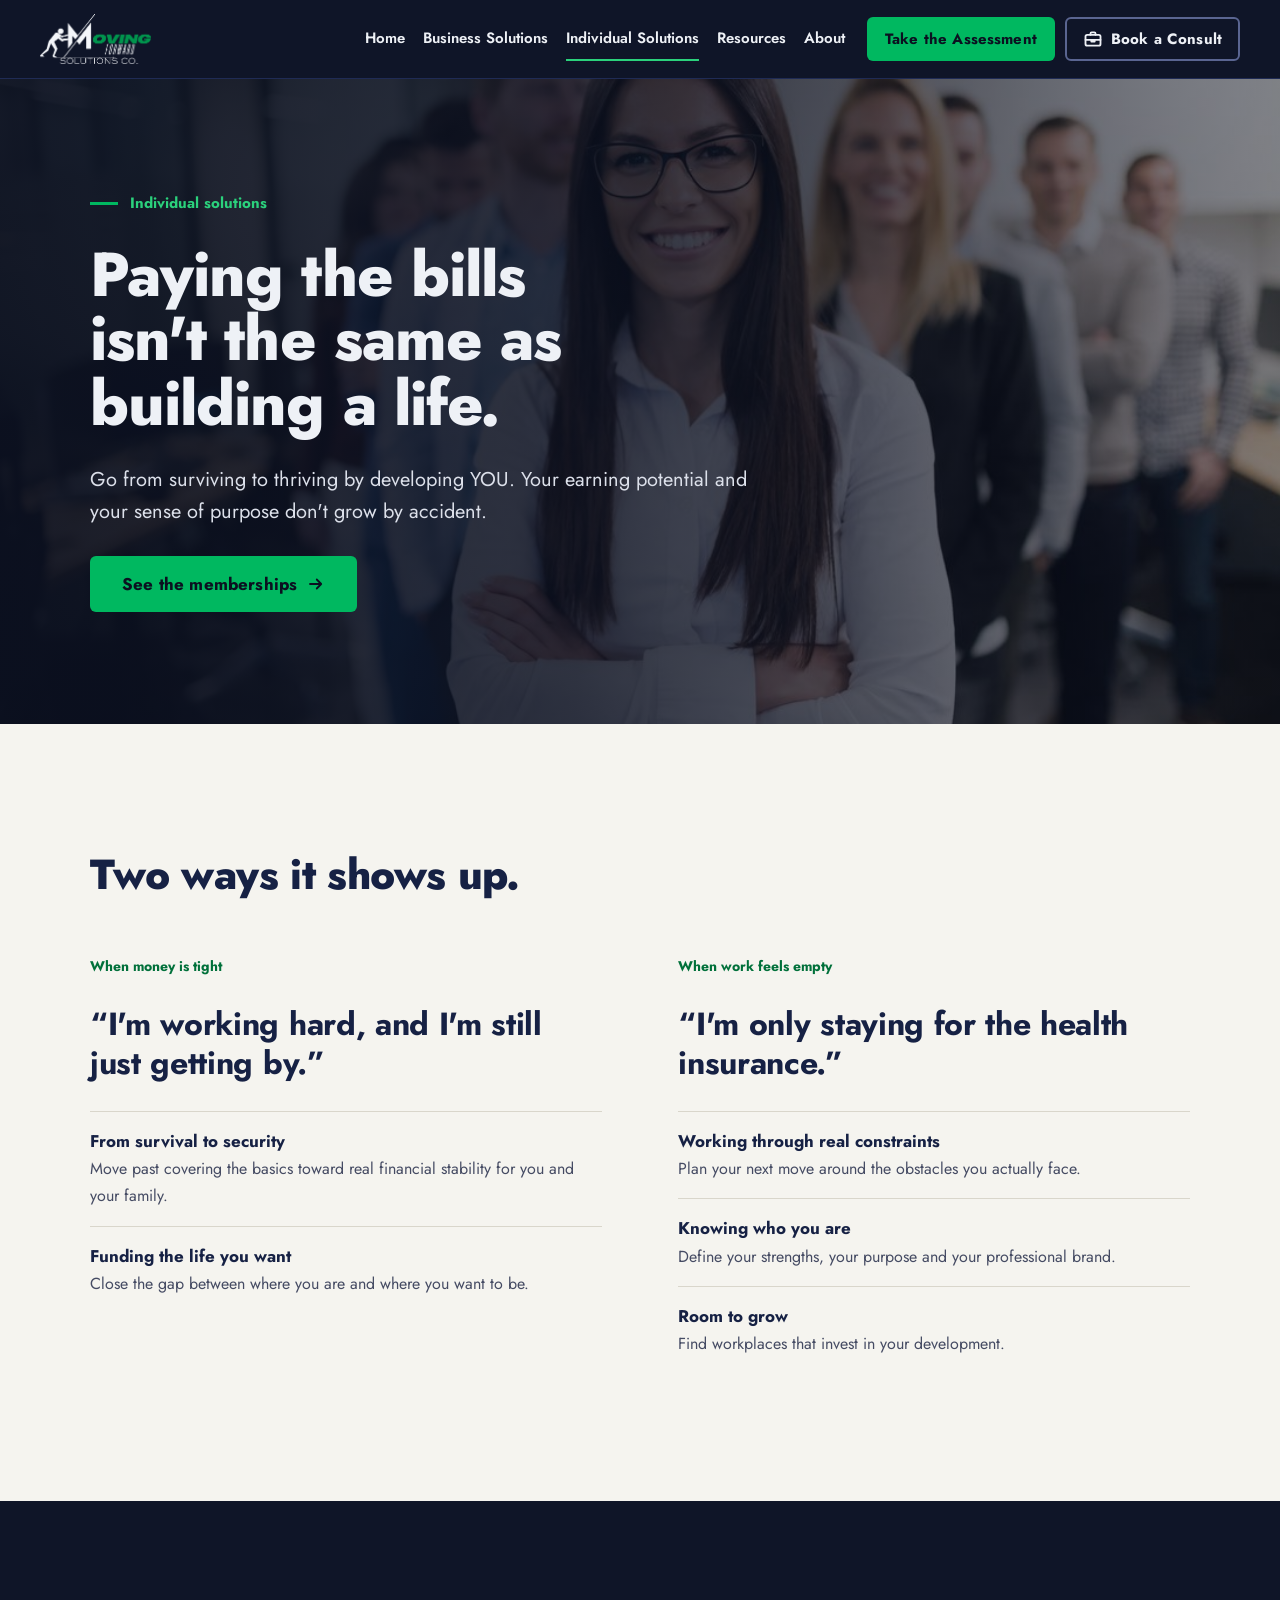
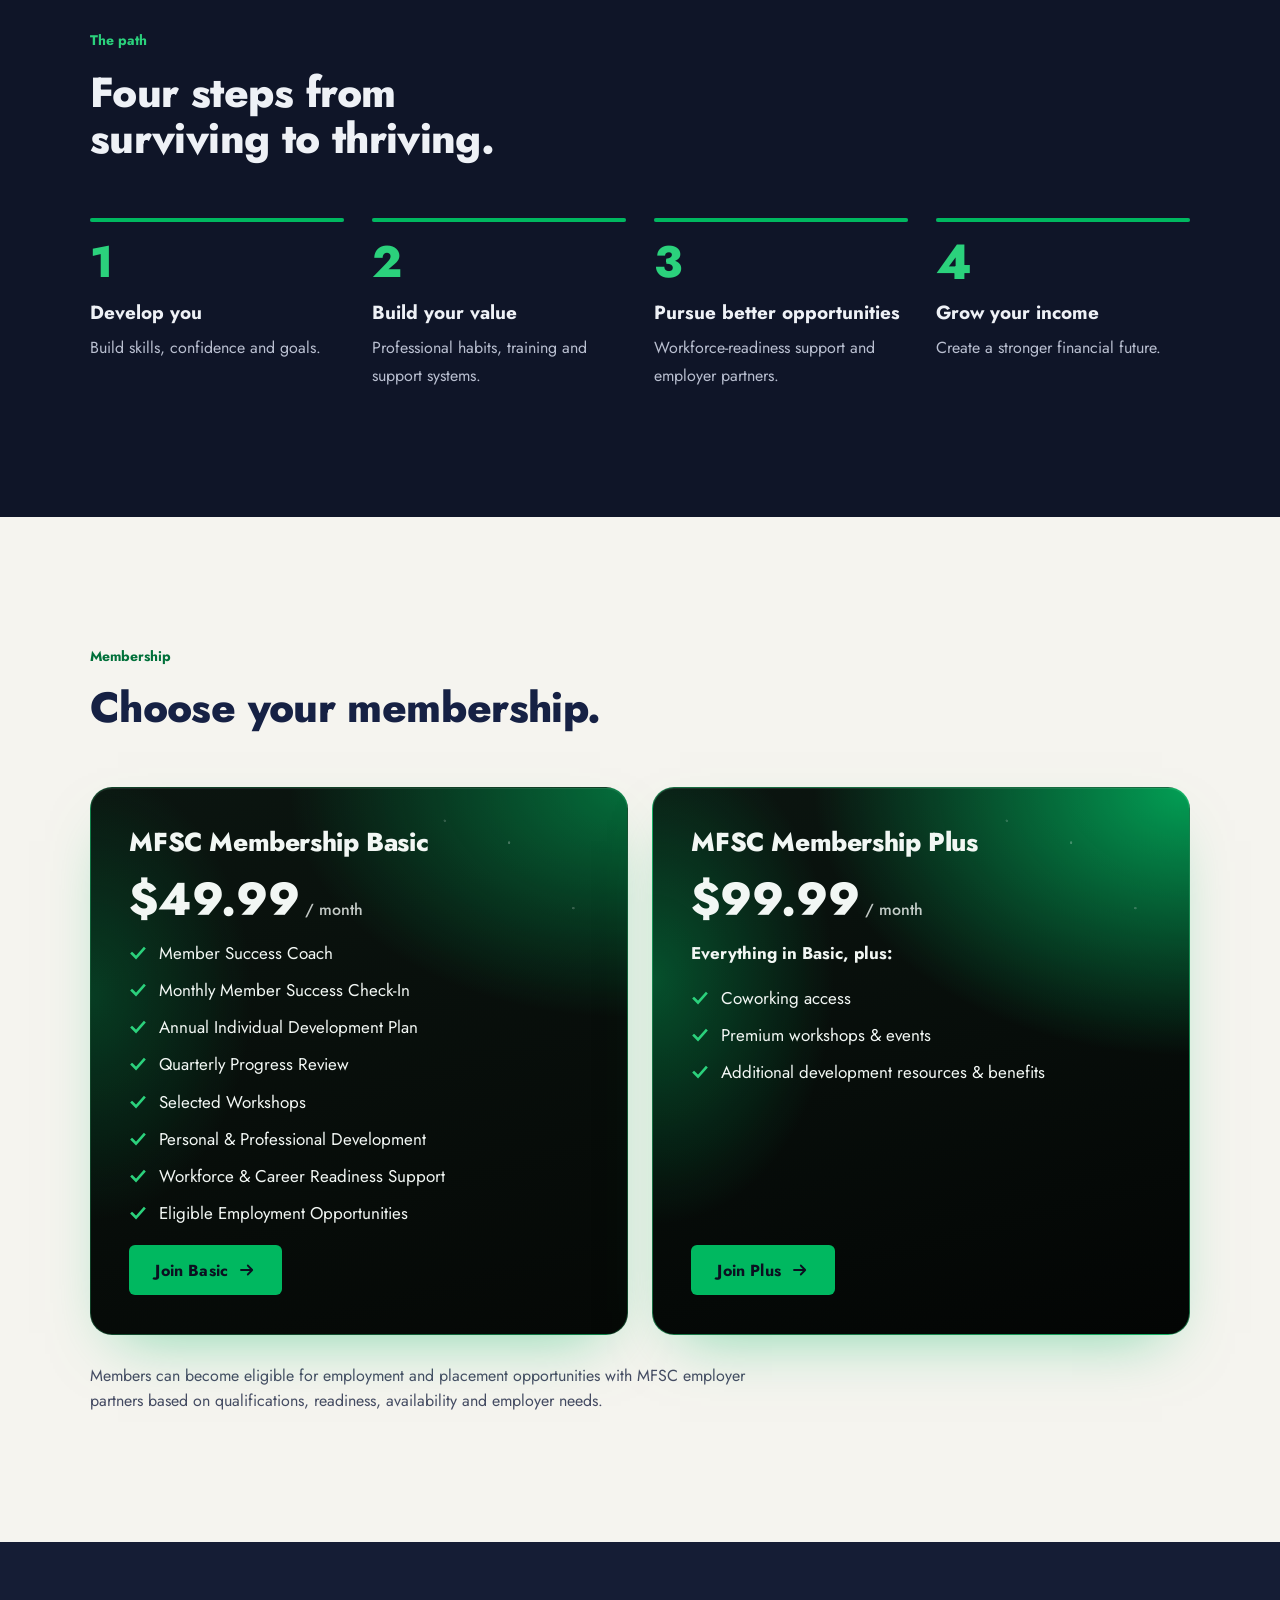
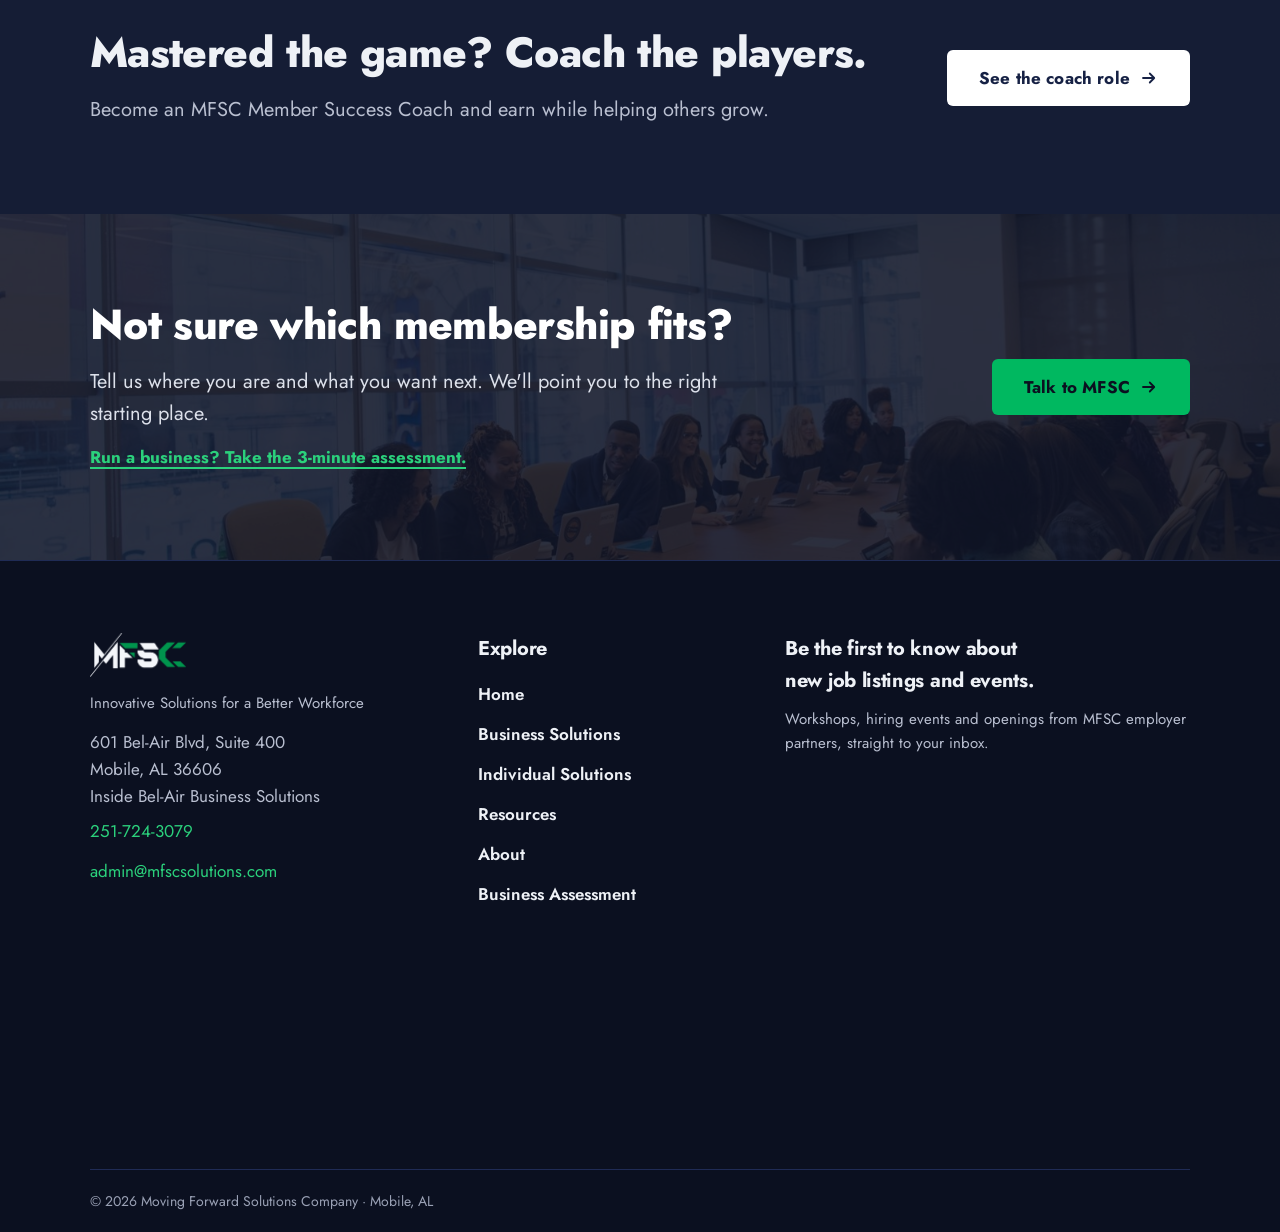
<file: individuals.html>
<!doctype html>
<html lang="en">
<head>
<meta charset="utf-8">
<meta name="viewport" content="width=device-width, initial-scale=1">
<title>Individual Solutions & Memberships | Moving Forward Solutions Co.</title>
<meta name="description" content="Go from surviving to thriving. MFSC memberships pair you with a Member Success Coach, development planning and employment opportunities.">
<meta property="og:title" content="Individual Solutions & Memberships | Moving Forward Solutions Co.">
<meta property="og:description" content="Go from surviving to thriving. MFSC memberships pair you with a Member Success Coach, development planning and employment opportunities.">
<meta property="og:type" content="website">
<meta property="og:image" content="images/team-meeting.jpg">
<meta name="theme-color" content="#0F1528">
<link rel="icon" type="image/png" href="images/favicon.png">
<link rel="apple-touch-icon" href="images/favicon.png">
<link rel="preconnect" href="https://link.poisemediaco.com" crossorigin>
<link rel="dns-prefetch" href="https://link.poisemediaco.com">
<link rel="preconnect" href="https://fonts.googleapis.com">
<link rel="preconnect" href="https://fonts.gstatic.com" crossorigin>
<link rel="stylesheet" href="https://fonts.googleapis.com/css2?family=Jost:wght@400;500;600;700&display=swap">
<link rel="stylesheet" href="css/site.css">
<script>document.documentElement.classList.add('js')</script>
</head>
<body class="has-sticky">
<a class="skip" href="#main">Skip to content</a>
<header class="site-header">
  <div class="wrap">
    <a class="brand" href="index.html" aria-label="Moving Forward Solutions Co. home"><img src="images/mfsc-logo.png" alt="Moving Forward Solutions Co." width="112" height="50"></a>
    <button class="nav-toggle" type="button" aria-expanded="false" aria-controls="site-nav" aria-label="Open menu">
      <svg class="bars" aria-hidden="true" width="22" height="22" viewBox="0 0 24 24" fill="none" stroke="currentColor" stroke-width="2"><path d="M3 7h18M3 12h18M3 17h18"/></svg>
      <svg class="x" aria-hidden="true" width="22" height="22" viewBox="0 0 24 24" fill="none" stroke="currentColor" stroke-width="2"><path d="M5 5l14 14M19 5L5 19"/></svg>
    </button>
    <nav id="site-nav" class="site-nav" aria-label="Main">
      <ul class="menu"><li><a href="index.html">Home</a></li><li><a href="business.html">Business Solutions</a></li><li><a href="individuals.html" aria-current="page">Individual Solutions</a></li><li><a href="resources.html">Resources</a></li><li><a href="about.html">About</a></li></ul>
      <div class="actions">
        <a class="btn btn--primary" href="assessment.html"><span>Take the Assessment</span><svg class="ico ico-arrow" aria-hidden="true" width="18" height="18" viewBox="0 0 24 24" fill="none" stroke="currentColor" stroke-width="2.4" stroke-linecap="round" stroke-linejoin="round"><path d="M4 12h15M13 6l6 6-6 6"/></svg></a>
        <a class="btn btn--ghost" href="about.html#contact"><svg class="ico ico-case" aria-hidden="true" width="20" height="20" viewBox="0 0 24 24" fill="none" stroke="currentColor" stroke-width="2.2" stroke-linecap="round" stroke-linejoin="round"><path class="handle" d="M9 7V5.5A1.5 1.5 0 0 1 10.5 4h3A1.5 1.5 0 0 1 15 5.5V7"/><rect x="3" y="7" width="18" height="13" rx="2"/><path d="M3 13h18M10 13v2h4v-2"/></svg><span>Book a Consult</span><svg class="ico ico-arrow" aria-hidden="true" width="18" height="18" viewBox="0 0 24 24" fill="none" stroke="currentColor" stroke-width="2.4" stroke-linecap="round" stroke-linejoin="round"><path d="M4 12h15M13 6l6 6-6 6"/></svg></a>
        <a class="btn btn--ghost call" href="tel:2517243079">Call 251-724-3079</a>
      </div>
    </nav>
  </div>
</header>
<main id="main">
<section class="hero" style="background-image:url(images/professional.jpg)">
  <div class="wrap"><div class="copy stack stack-lg">
    <p class="kicker">Individual solutions</p>
    <h1 class="h1">Paying the bills isn't the same as building a life.</h1>
    <p class="lede" style="color:var(--mist-strong)">Go from surviving to thriving by developing YOU. Your earning potential and your sense of purpose don't grow by accident.</p>
    <div class="btns"><a class="btn btn--primary btn--lg" href="#membership"><span>See the memberships</span><svg class="ico ico-arrow" aria-hidden="true" width="18" height="18" viewBox="0 0 24 24" fill="none" stroke="currentColor" stroke-width="2.4" stroke-linecap="round" stroke-linejoin="round"><path d="M4 12h15M13 6l6 6-6 6"/></svg></a></div>
  </div></div>
</section>

<section class="paper s-lg" aria-labelledby="pain-h">
  <div class="wrap">
    <h2 class="h2" id="pain-h" style="max-width:760px;margin-bottom:clamp(36px,5vw,56px)">Two ways it shows up.</h2>
    <div class="people" style="gap:clamp(32px,6vw,88px)">
      <div class="stack stack-lg">
        <p class="label">When money is tight</p>
        <p class="quote">&ldquo;I'm working hard, and I'm still just getting by.&rdquo;</p>
        <ul class="points">
          <li><b>From survival to security</b><span>Move past covering the basics toward real financial stability for you and your family.</span></li>
          <li><b>Funding the life you want</b><span>Close the gap between where you are and where you want to be.</span></li>
        </ul>
      </div>
      <div class="stack stack-lg">
        <p class="label">When work feels empty</p>
        <p class="quote">&ldquo;I'm only staying for the health insurance.&rdquo;</p>
        <ul class="points">
          <li><b>Working through real constraints</b><span>Plan your next move around the obstacles you actually face.</span></li>
          <li><b>Knowing who you are</b><span>Define your strengths, your purpose and your professional brand.</span></li>
          <li><b>Room to grow</b><span>Find workplaces that invest in your development.</span></li>
        </ul>
      </div>
    </div>
  </div>
</section>

<section class="navy s-lg" aria-labelledby="path-h">
  <div class="wrap">
    <div class="stack" style="max-width:700px;margin-bottom:clamp(36px,5vw,56px)">
      <p class="label">The path</p>
      <h2 class="h2" id="path-h">Four steps from surviving to thriving.</h2>
    </div>
    <ol class="steps">
      <li><span class="n">1</span><b>Develop you</b><span class="t">Build skills, confidence and goals.</span></li>
      <li><span class="n">2</span><b>Build your value</b><span class="t">Professional habits, training and support systems.</span></li>
      <li><span class="n">3</span><b>Pursue better opportunities</b><span class="t">Workforce-readiness support and employer partners.</span></li>
      <li><span class="n">4</span><b>Grow your income</b><span class="t">Create a stronger financial future.</span></li>
    </ol>
  </div>
</section>

<section class="paper s-lg" id="membership" aria-labelledby="mem-h">
  <div class="wrap">
    <div class="stack" style="max-width:700px;margin-bottom:clamp(36px,5vw,56px)">
      <p class="label">Membership</p>
      <h2 class="h2" id="mem-h">Choose your membership.</h2>
    </div>
    <div class="tiers">
      <article class="tier ">
        <h3 class="h3">MFSC Membership Basic</h3>
        <p class="price">$49.99<small> / month</small></p>
        
        <ul><li>Member Success Coach</li><li>Monthly Member Success Check-In</li><li>Annual Individual Development Plan</li><li>Quarterly Progress Review</li><li>Selected Workshops</li><li>Personal &amp; Professional Development</li><li>Workforce &amp; Career Readiness Support</li><li>Eligible Employment Opportunities</li></ul>
        <a class="btn btn--primary" href="about.html?topic=Individual%20membership&msg=I%20would%20like%20to%20join%20MFSC%20Membership%20Basic.#contact"><span>Join Basic</span><svg class="ico ico-arrow" aria-hidden="true" width="18" height="18" viewBox="0 0 24 24" fill="none" stroke="currentColor" stroke-width="2.4" stroke-linecap="round" stroke-linejoin="round"><path d="M4 12h15M13 6l6 6-6 6"/></svg></a>
      </article>
      <article class="tier tier--plus">
        <h3 class="h3">MFSC Membership Plus</h3>
        <p class="price">$99.99<small> / month</small></p>
        <p class="inc">Everything in Basic, plus:</p>
        <ul><li>Coworking access</li><li>Premium workshops &amp; events</li><li>Additional development resources &amp; benefits</li></ul>
        <a class="btn btn--primary" href="about.html?topic=Individual%20membership&msg=I%20would%20like%20to%20join%20MFSC%20Membership%20Plus.#contact"><span>Join Plus</span><svg class="ico ico-arrow" aria-hidden="true" width="18" height="18" viewBox="0 0 24 24" fill="none" stroke="currentColor" stroke-width="2.4" stroke-linecap="round" stroke-linejoin="round"><path d="M4 12h15M13 6l6 6-6 6"/></svg></a>
      </article>
    </div>
    <p class="soft" style="margin-top:28px;max-width:70ch;font-size:16px">Members can become eligible for employment and placement opportunities with MFSC employer partners based on qualifications, readiness, availability and employer needs.</p>
  </div>
</section>

<section class="navy-2 s-md" aria-labelledby="coach-h">
  <div class="wrap" style="display:flex;flex-wrap:wrap;gap:24px 48px;align-items:center;justify-content:space-between">
    <div class="stack" style="flex:1 1 460px">
      <h2 class="h2" id="coach-h">Mastered the game? Coach the players.</h2>
      <p class="lede soft">Become an MFSC Member Success Coach and earn while helping others grow.</p>
    </div>
    <a class="btn btn--light btn--lg" href="about.html#join"><span>See the coach role</span><svg class="ico ico-arrow" aria-hidden="true" width="18" height="18" viewBox="0 0 24 24" fill="none" stroke="currentColor" stroke-width="2.4" stroke-linecap="round" stroke-linejoin="round"><path d="M4 12h15M13 6l6 6-6 6"/></svg></a>
  </div>
</section>

<section class="cta-band" aria-labelledby="cta-h">
  <div class="wrap">
    <div class="copy stack">
      <h2 class="h2" id="cta-h">Not sure which membership fits?</h2>
      <p class="lede">Tell us where you are and what you want next. We'll point you to the right starting place.</p><p style="margin-top:14px"><a class="link" href="assessment.html">Run a business? Take the 3-minute assessment.</a></p>
    </div>
    <div class="btns"><a class="btn btn--primary btn--lg" href="about.html?topic=Individual%20membership&msg=I%20have%20a%20question%20about%20membership.#contact"><span>Talk to MFSC</span><svg class="ico ico-arrow" aria-hidden="true" width="18" height="18" viewBox="0 0 24 24" fill="none" stroke="currentColor" stroke-width="2.4" stroke-linecap="round" stroke-linejoin="round"><path d="M4 12h15M13 6l6 6-6 6"/></svg></a></div>
  </div>
</section>
</main>
<footer class="site-footer">
  <div class="wrap foot">
    <div class="contact">
      <img src="images/mfsc-lettermark.png" alt="MFSC" width="94" height="44" style="height:44px;width:auto;margin-bottom:14px">
      <p class="soft" style="margin-bottom:14px">Innovative Solutions for a Better Workforce</p>
      <address>
        <span>601 Bel-Air Blvd, Suite 400<br>Mobile, AL 36606<br>Inside Bel-Air Business Solutions</span>
        <a href="tel:2517243079">251-724-3079</a>
        <a class="mail" href="mailto:admin@mfscsolutions.com">admin@mfscsolutions.com</a>
      </address>
    </div>
    <nav aria-label="Footer"><h2>Explore</h2><ul><li><a href="index.html">Home</a></li><li><a href="business.html">Business Solutions</a></li><li><a href="individuals.html">Individual Solutions</a></li><li><a href="resources.html">Resources</a></li><li><a href="about.html">About</a></li><li><a href="assessment.html">Business Assessment</a></li></ul></nav>
    <div class="news">
      <h2>Be the first to know about new job listings and events.</h2>
      <p class="soft">Workshops, hiring events and openings from MFSC employer partners, straight to your inbox.</p>
      <div class="embed"><div class="embed-box" style="--h:360px"><iframe src="https://link.poisemediaco.com/widget/form/s2dThVorv9LyvQNzfVzw" id="inline-s2dThVorv9LyvQNzfVzw" title="Mailing list sign-up" style="width:100%;height:360px;border:0;border-radius:0" onload="var b=this.parentNode;setTimeout(function(){b.classList.add('is-loaded')},700)" data-layout="{'id':'INLINE'}" data-trigger-type="alwaysShow" data-trigger-value="" data-activation-type="alwaysActivated" data-activation-value="" data-deactivation-type="neverDeactivate" data-deactivation-value="" data-form-name="Mailing list sign-up" data-height="360" data-layout-iframe-id="inline-s2dThVorv9LyvQNzfVzw" data-form-id="s2dThVorv9LyvQNzfVzw"></iframe></div></div>
    </div>
  </div>
  <div class="wrap"><p class="copyright">&copy; 2026 Moving Forward Solutions Company &middot; Mobile, AL</p></div>
</footer>
<div class="sticky-cta"><a class="btn btn--primary" href="about.html?topic=Individual%20membership&msg=I%20have%20a%20question%20about%20membership.#contact"><span>Ask About Membership</span><svg class="ico ico-arrow" aria-hidden="true" width="18" height="18" viewBox="0 0 24 24" fill="none" stroke="currentColor" stroke-width="2.4" stroke-linecap="round" stroke-linejoin="round"><path d="M4 12h15M13 6l6 6-6 6"/></svg></a></div>
<script src="js/site.js" defer></script>
<script src="https://link.poisemediaco.com/js/form_embed.js" async></script>
</body>
</html>
</file>
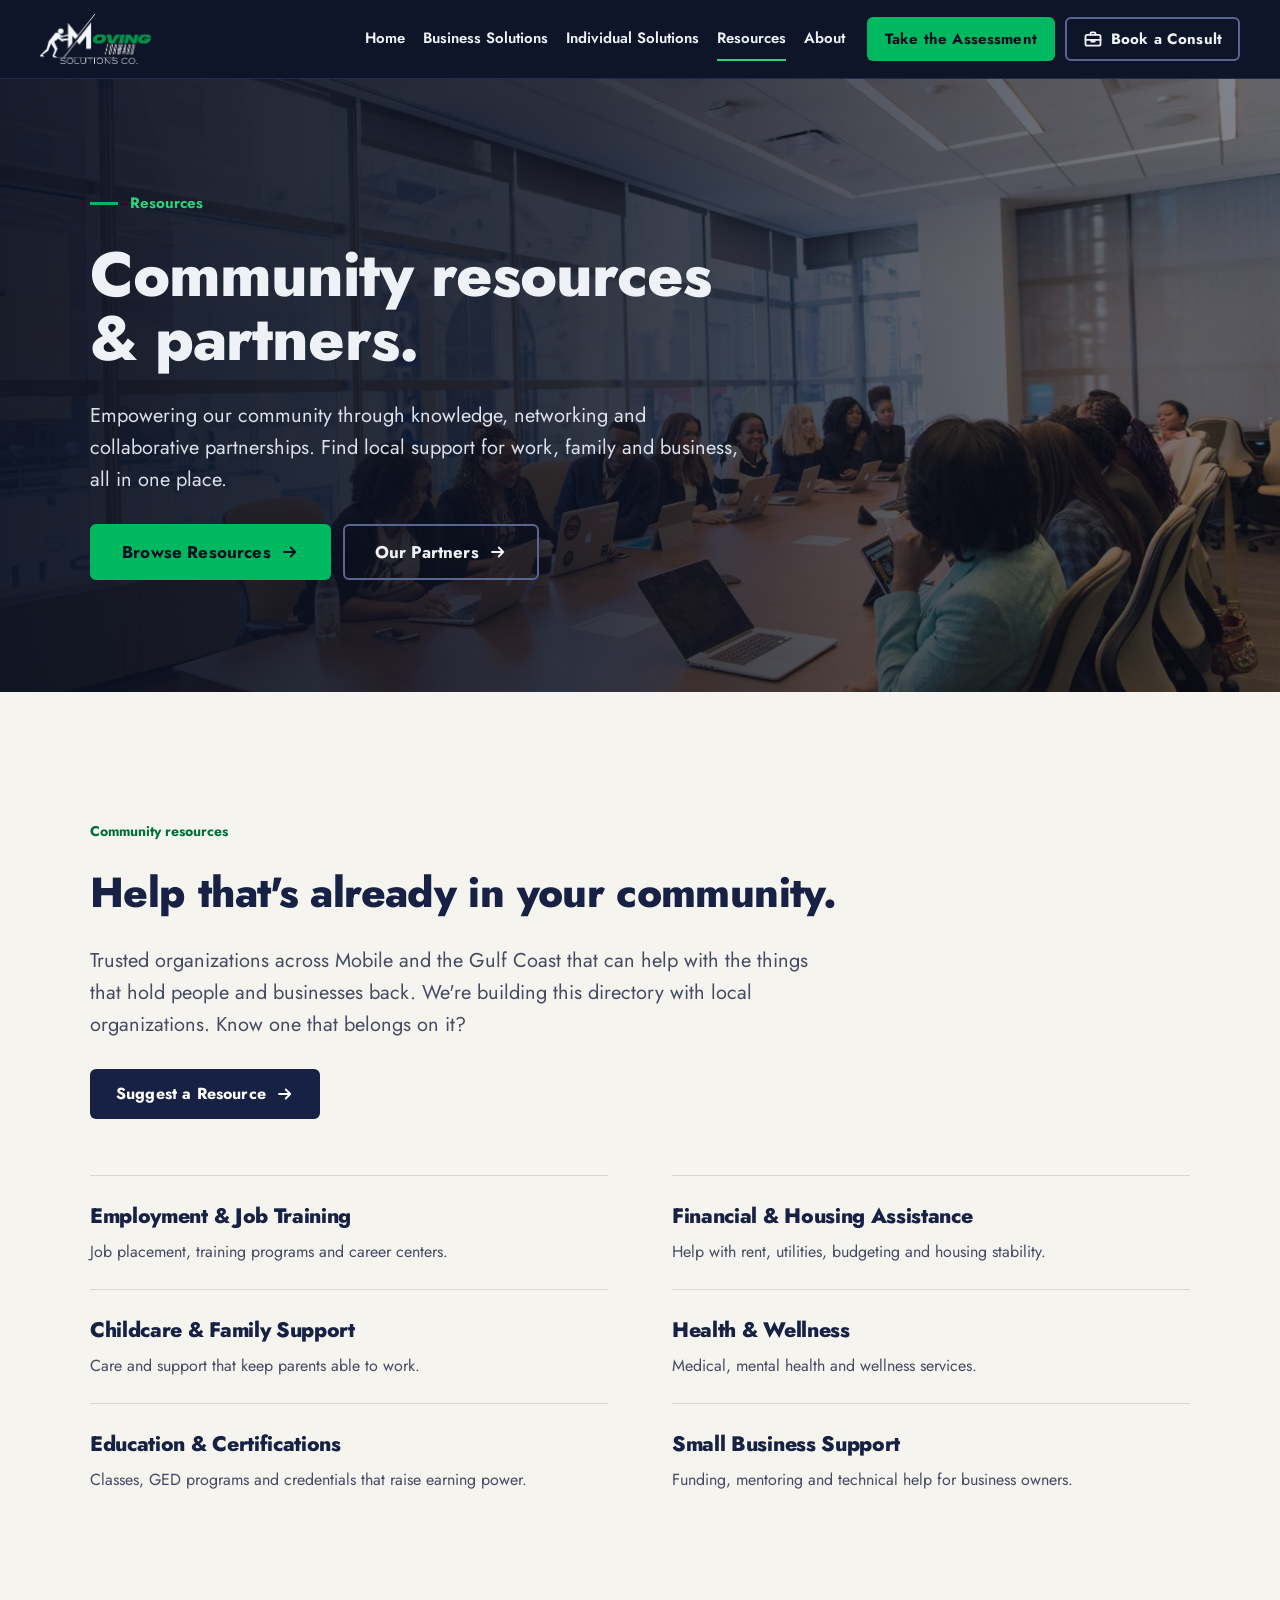
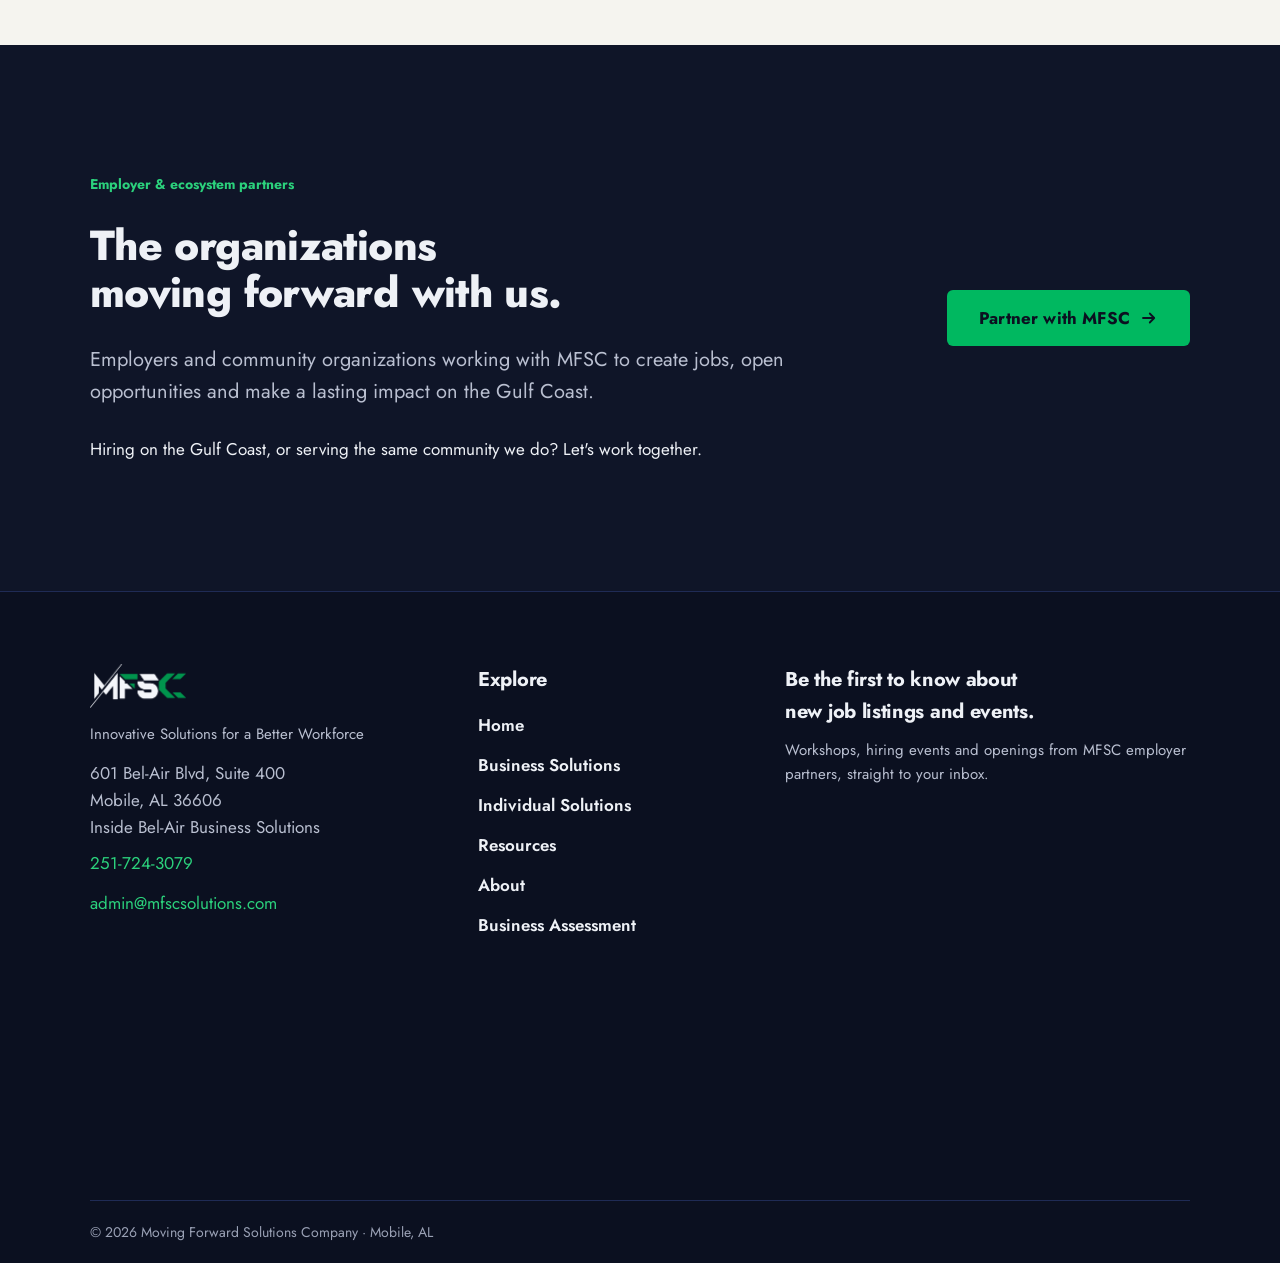
<file: resources.html>
<!doctype html>
<html lang="en">
<head>
<meta charset="utf-8">
<meta name="viewport" content="width=device-width, initial-scale=1">
<title>Resources | Moving Forward Solutions Co.</title>
<meta name="description" content="Community resources and partners across Mobile and the Gulf Coast: work, family, health, education and small business support.">
<meta property="og:title" content="Resources | Moving Forward Solutions Co.">
<meta property="og:description" content="Community resources and partners across Mobile and the Gulf Coast: work, family, health, education and small business support.">
<meta property="og:type" content="website">
<meta property="og:image" content="images/team-meeting.jpg">
<meta name="theme-color" content="#0F1528">
<link rel="icon" type="image/png" href="images/favicon.png">
<link rel="apple-touch-icon" href="images/favicon.png">
<link rel="preconnect" href="https://link.poisemediaco.com" crossorigin>
<link rel="dns-prefetch" href="https://link.poisemediaco.com">
<link rel="preconnect" href="https://fonts.googleapis.com">
<link rel="preconnect" href="https://fonts.gstatic.com" crossorigin>
<link rel="stylesheet" href="https://fonts.googleapis.com/css2?family=Jost:wght@400;500;600;700&display=swap">
<link rel="stylesheet" href="css/site.css">
<script>document.documentElement.classList.add('js')</script>
</head>
<body class="has-sticky">
<a class="skip" href="#main">Skip to content</a>
<header class="site-header">
  <div class="wrap">
    <a class="brand" href="index.html" aria-label="Moving Forward Solutions Co. home"><img src="images/mfsc-logo.png" alt="Moving Forward Solutions Co." width="112" height="50"></a>
    <button class="nav-toggle" type="button" aria-expanded="false" aria-controls="site-nav" aria-label="Open menu">
      <svg class="bars" aria-hidden="true" width="22" height="22" viewBox="0 0 24 24" fill="none" stroke="currentColor" stroke-width="2"><path d="M3 7h18M3 12h18M3 17h18"/></svg>
      <svg class="x" aria-hidden="true" width="22" height="22" viewBox="0 0 24 24" fill="none" stroke="currentColor" stroke-width="2"><path d="M5 5l14 14M19 5L5 19"/></svg>
    </button>
    <nav id="site-nav" class="site-nav" aria-label="Main">
      <ul class="menu"><li><a href="index.html">Home</a></li><li><a href="business.html">Business Solutions</a></li><li><a href="individuals.html">Individual Solutions</a></li><li><a href="resources.html" aria-current="page">Resources</a></li><li><a href="about.html">About</a></li></ul>
      <div class="actions">
        <a class="btn btn--primary" href="assessment.html"><span>Take the Assessment</span><svg class="ico ico-arrow" aria-hidden="true" width="18" height="18" viewBox="0 0 24 24" fill="none" stroke="currentColor" stroke-width="2.4" stroke-linecap="round" stroke-linejoin="round"><path d="M4 12h15M13 6l6 6-6 6"/></svg></a>
        <a class="btn btn--ghost" href="about.html#contact"><svg class="ico ico-case" aria-hidden="true" width="20" height="20" viewBox="0 0 24 24" fill="none" stroke="currentColor" stroke-width="2.2" stroke-linecap="round" stroke-linejoin="round"><path class="handle" d="M9 7V5.5A1.5 1.5 0 0 1 10.5 4h3A1.5 1.5 0 0 1 15 5.5V7"/><rect x="3" y="7" width="18" height="13" rx="2"/><path d="M3 13h18M10 13v2h4v-2"/></svg><span>Book a Consult</span><svg class="ico ico-arrow" aria-hidden="true" width="18" height="18" viewBox="0 0 24 24" fill="none" stroke="currentColor" stroke-width="2.4" stroke-linecap="round" stroke-linejoin="round"><path d="M4 12h15M13 6l6 6-6 6"/></svg></a>
        <a class="btn btn--ghost call" href="tel:2517243079">Call 251-724-3079</a>
      </div>
    </nav>
  </div>
</header>
<main id="main">
<section class="hero" style="background-image:url(images/conference-room.jpg)">
  <div class="wrap"><div class="copy stack stack-lg">
    <p class="kicker">Resources</p>
    <h1 class="h1">Community resources &amp; partners.</h1>
    <p class="lede" style="color:var(--mist-strong)">Empowering our community through knowledge, networking and collaborative partnerships. Find local support for work, family and business, all in one place.</p>
    <div class="btns">
      <a class="btn btn--primary btn--lg" href="#community"><span>Browse Resources</span><svg class="ico ico-arrow" aria-hidden="true" width="18" height="18" viewBox="0 0 24 24" fill="none" stroke="currentColor" stroke-width="2.4" stroke-linecap="round" stroke-linejoin="round"><path d="M4 12h15M13 6l6 6-6 6"/></svg></a>
      <a class="btn btn--ghost btn--lg" href="#partners"><span>Our Partners</span><svg class="ico ico-arrow" aria-hidden="true" width="18" height="18" viewBox="0 0 24 24" fill="none" stroke="currentColor" stroke-width="2.4" stroke-linecap="round" stroke-linejoin="round"><path d="M4 12h15M13 6l6 6-6 6"/></svg></a>
    </div>
  </div></div>
</section>

<section class="paper s-lg" id="community" aria-labelledby="comm-h">
  <div class="wrap">
    <div class="stack stack-lg" style="max-width:760px;margin-bottom:clamp(36px,5vw,56px)">
      <p class="label">Community resources</p>
      <h2 class="h2" id="comm-h">Help that's already in your community.</h2>
      <p class="lede soft">Trusted organizations across Mobile and the Gulf Coast that can help with the things that hold people and businesses back. We're building this directory with local organizations. Know one that belongs on it?</p>
      <div><a class="btn btn--navy" href="about.html?topic=Individual%20membership&msg=I%20would%20like%20to%20suggest%20a%20community%20resource%3A%20#contact"><span>Suggest a Resource</span><svg class="ico ico-arrow" aria-hidden="true" width="18" height="18" viewBox="0 0 24 24" fill="none" stroke="currentColor" stroke-width="2.4" stroke-linecap="round" stroke-linejoin="round"><path d="M4 12h15M13 6l6 6-6 6"/></svg></a></div>
    </div>
    <!-- To add a listing, copy one <li> inside the matching category, and give it a name, a one-line description and a real link:
         <li><a href="https://example.org"><b>Organization name</b></a> What they help with.</li> -->
    <ul class="res-cats"><li><h3>Employment &amp; Job Training</h3><p>Job placement, training programs and career centers.</p></li><li><h3>Financial &amp; Housing Assistance</h3><p>Help with rent, utilities, budgeting and housing stability.</p></li><li><h3>Childcare &amp; Family Support</h3><p>Care and support that keep parents able to work.</p></li><li><h3>Health &amp; Wellness</h3><p>Medical, mental health and wellness services.</p></li><li><h3>Education &amp; Certifications</h3><p>Classes, GED programs and credentials that raise earning power.</p></li><li><h3>Small Business Support</h3><p>Funding, mentoring and technical help for business owners.</p></li></ul>
  </div>
</section>

<section class="navy s-lg" id="partners" aria-labelledby="part-h">
  <div class="wrap" style="display:flex;flex-wrap:wrap;gap:28px 64px;align-items:center;justify-content:space-between">
    <div class="stack stack-lg" style="flex:1 1 520px;max-width:720px">
      <p class="label">Employer &amp; ecosystem partners</p>
      <h2 class="h2" id="part-h">The organizations moving forward with us.</h2>
      <p class="lede soft">Employers and community organizations working with MFSC to create jobs, open opportunities and make a lasting impact on the Gulf Coast.</p>
      <p>Hiring on the Gulf Coast, or serving the same community we do? Let's work together.</p>
    </div>
    <a class="btn btn--primary btn--lg" href="about.html?topic=Growth&msg=I%20would%20like%20to%20partner%20with%20MFSC.#contact"><span>Partner with MFSC</span><svg class="ico ico-arrow" aria-hidden="true" width="18" height="18" viewBox="0 0 24 24" fill="none" stroke="currentColor" stroke-width="2.4" stroke-linecap="round" stroke-linejoin="round"><path d="M4 12h15M13 6l6 6-6 6"/></svg></a>
  </div>
</section>
</main>
<footer class="site-footer">
  <div class="wrap foot">
    <div class="contact">
      <img src="images/mfsc-lettermark.png" alt="MFSC" width="94" height="44" style="height:44px;width:auto;margin-bottom:14px">
      <p class="soft" style="margin-bottom:14px">Innovative Solutions for a Better Workforce</p>
      <address>
        <span>601 Bel-Air Blvd, Suite 400<br>Mobile, AL 36606<br>Inside Bel-Air Business Solutions</span>
        <a href="tel:2517243079">251-724-3079</a>
        <a class="mail" href="mailto:admin@mfscsolutions.com">admin@mfscsolutions.com</a>
      </address>
    </div>
    <nav aria-label="Footer"><h2>Explore</h2><ul><li><a href="index.html">Home</a></li><li><a href="business.html">Business Solutions</a></li><li><a href="individuals.html">Individual Solutions</a></li><li><a href="resources.html">Resources</a></li><li><a href="about.html">About</a></li><li><a href="assessment.html">Business Assessment</a></li></ul></nav>
    <div class="news">
      <h2>Be the first to know about new job listings and events.</h2>
      <p class="soft">Workshops, hiring events and openings from MFSC employer partners, straight to your inbox.</p>
      <div class="embed"><div class="embed-box" style="--h:360px"><iframe src="https://link.poisemediaco.com/widget/form/s2dThVorv9LyvQNzfVzw" id="inline-s2dThVorv9LyvQNzfVzw" title="Mailing list sign-up" style="width:100%;height:360px;border:0;border-radius:0" onload="var b=this.parentNode;setTimeout(function(){b.classList.add('is-loaded')},700)" data-layout="{'id':'INLINE'}" data-trigger-type="alwaysShow" data-trigger-value="" data-activation-type="alwaysActivated" data-activation-value="" data-deactivation-type="neverDeactivate" data-deactivation-value="" data-form-name="Mailing list sign-up" data-height="360" data-layout-iframe-id="inline-s2dThVorv9LyvQNzfVzw" data-form-id="s2dThVorv9LyvQNzfVzw"></iframe></div></div>
    </div>
  </div>
  <div class="wrap"><p class="copyright">&copy; 2026 Moving Forward Solutions Company &middot; Mobile, AL</p></div>
</footer>
<div class="sticky-cta"><a class="btn btn--primary" href="assessment.html"><span>Take the Free Assessment</span><svg class="ico ico-arrow" aria-hidden="true" width="18" height="18" viewBox="0 0 24 24" fill="none" stroke="currentColor" stroke-width="2.4" stroke-linecap="round" stroke-linejoin="round"><path d="M4 12h15M13 6l6 6-6 6"/></svg></a></div>
<script src="js/site.js" defer></script>
<script src="https://link.poisemediaco.com/js/form_embed.js" async></script>
</body>
</html>
</file>
<file: css/site.css>
/* MFSC site styles. One responsive layout for every page; no inline styles.
   Direction: the logo is a heavy, extended italic sans in green on navy, so headings
   use Archivo (wide, heavy) and body copy uses Public Sans (plain, readable, civic).
   Palette: navy base, warm paper for light sections, green only where an action or a mark needs it. */


:root{
  --navy-950:#0B1020; --navy-900:#0F1528; --navy-800:#151D35; --navy-700:#162144; --navy-600:#1F2B55; --navy-line:#29335A;
  --paper:#F5F4EF; --paper-2:#EBE9E1; --white:#FFFFFF;
  --ink:#162144; --ink-soft:#454B63; --mist:#B9BFD0; --mist-strong:#DCE0EA;
  --green:#00B860; --green-hover:#00CF6D; --green-on-dark:#2BD17C; --green-on-light:#00703A;
  --line-light:#D9D6CB;
  --r-sm:6px; --r-md:10px; --r-lg:16px;
  --font-head:'Futura','Futura PT','Futura-Medium','Jost','Century Gothic','Trebuchet MS',Arial,sans-serif;
  --font-body:'Futura','Futura PT','Futura-Medium','Jost','Century Gothic','Trebuchet MS',Arial,sans-serif;
  --gutter:clamp(20px,4vw,40px);
  --focus:#2BD17C;
}

*,*::before,*::after{box-sizing:border-box}
html{scroll-behavior:smooth;-webkit-text-size-adjust:100%}
body{margin:0;font-family:var(--font-body);font-size:17px;line-height:1.6;background:var(--navy-900);color:#EEF1F6}
img{max-width:100%;display:block}
h1,h2,h3{font-family:var(--font-head);font-weight:800;letter-spacing:-.015em;margin:0;text-wrap:balance}
p{margin:0}
ul,ol{margin:0;padding:0;list-style:none}
a{color:inherit}
[hidden]{display:none!important}
:focus-visible{outline:3px solid var(--focus);outline-offset:3px}
.on-light :focus-visible,.paper :focus-visible{outline-color:var(--navy-700)}
.skip{position:absolute;left:-999px;top:8px;z-index:100;background:var(--green);color:var(--navy-950);padding:12px 18px;font-weight:700;border-radius:var(--r-sm)}
.skip:focus{left:8px}

.wrap{max-width:1180px;margin:0 auto;padding:0 var(--gutter)}
.s-lg{padding:clamp(72px,10vw,128px) 0}
.s-md{padding:clamp(56px,7vw,88px) 0}
.s-sm{padding:clamp(40px,5vw,56px) 0}
.paper{background:var(--paper);color:var(--ink)}
.paper .soft{color:var(--ink-soft)}
.navy{background:var(--navy-900);color:#EEF1F6}
.navy .soft{color:var(--mist)}
.navy-2{background:var(--navy-800);color:#EEF1F6}
.navy-2 .soft,.panel .soft{color:var(--mist)}

/* type */
.h1{font-size:clamp(34px,5.6vw,62px);line-height:1.04}
.h2{font-size:clamp(27px,3.8vw,42px);line-height:1.1}
.h3{font-size:clamp(20px,2.2vw,26px);line-height:1.2}
.lede{font-size:clamp(17px,1.6vw,20px);line-height:1.6;max-width:60ch}
.label{font-size:14px;font-weight:700;color:var(--green-on-dark)}
.paper .label{color:var(--green-on-light)}
.stack>*+*{margin-top:var(--gap,18px)}
.stack-lg{--gap:28px}

/* buttons: one radius, one weight. Green is reserved for the assessment and primary actions. */
.btn{position:relative;overflow:hidden;display:inline-flex;align-items:center;justify-content:center;gap:10px;text-align:center;min-height:50px;padding:0 24px;border-radius:var(--r-sm);border:2px solid transparent;font:700 16px/1.2 var(--font-body);letter-spacing:.01em;text-decoration:none;cursor:pointer;transition:background-color .2s,color .2s,border-color .2s,transform .2s cubic-bezier(.2,.8,.2,1),box-shadow .2s}
.btn::after{content:"";position:absolute;top:0;bottom:0;left:-60%;width:40%;background:linear-gradient(100deg,transparent,rgba(255,255,255,.35),transparent);transform:skewX(-20deg);transition:left .55s ease;pointer-events:none}
.btn:hover{transform:translateY(-2px);box-shadow:0 10px 22px -10px rgba(0,0,0,.55)}
.btn:hover::after{left:130%}
.btn:active{transform:translateY(0);box-shadow:none}
.btn .ico{flex:none;display:block}
.btn .ico-arrow{transition:transform .25s cubic-bezier(.2,.8,.2,1)}
.btn:hover .ico-arrow,.btn:focus-visible .ico-arrow{transform:translateX(6px)}
.btn .ico-case{transform-origin:50% 90%}
.btn:hover .ico-case,.btn:focus-visible .ico-case{animation:case-hop .7s ease-in-out}
.btn:hover .ico-case .handle{animation:case-handle .7s ease-in-out}
@keyframes case-hop{0%{transform:translateY(0) rotate(0)}25%{transform:translateY(-5px) rotate(-12deg)}50%{transform:translateY(0) rotate(9deg)}75%{transform:translateY(-2px) rotate(-5deg)}100%{transform:translateY(0) rotate(0)}}
@keyframes case-handle{0%,100%{transform:translateY(0)}30%{transform:translateY(-2px)}}
@media (prefers-reduced-motion:reduce){.btn,.btn::after,.btn .ico-arrow{transition:none}.btn:hover{transform:none}.btn:hover .ico-case,.btn:hover .ico-case .handle{animation:none}}
.btn--primary{background:var(--green);color:var(--navy-950)}
.btn--primary:hover{background:var(--green-hover)}
.btn--light{background:var(--white);color:var(--navy-700)}
.btn--light:hover{background:var(--mist-strong)}
.btn--navy{background:var(--navy-700);color:var(--white)}
.btn--navy:hover{background:var(--navy-600)}
.btn--ghost{border-color:#5A6591;color:#EEF1F6;background:transparent}
.btn--ghost:hover{border-color:var(--white)}
.btn--ghost-dark{border-color:var(--navy-700);color:var(--navy-700);background:transparent}
.btn--ghost-dark:hover{background:var(--navy-700);color:var(--white)}
.btn--lg{min-height:56px;padding:0 30px;font-size:17px}
.btn[disabled]{opacity:.55;cursor:not-allowed}
.btns{display:flex;flex-wrap:wrap;gap:12px}
.link{font-weight:700;text-underline-offset:4px;text-decoration-thickness:2px;color:var(--green-on-dark)}
.paper .link{color:var(--green-on-light)}
.link:hover{text-decoration-color:currentColor}

/* header */
.site-header{background:var(--navy-900);border-bottom:1px solid var(--navy-600);position:relative;z-index:20}
.site-header .wrap{display:flex;align-items:center;justify-content:space-between;gap:16px 32px;padding-top:14px;padding-bottom:14px}
.brand img{height:50px;width:auto}
.nav-toggle{display:none;width:46px;height:46px;border-radius:var(--r-sm);border:1px solid #5A6591;background:transparent;color:#EEF1F6;cursor:pointer;align-items:center;justify-content:center;padding:0}
.nav-toggle .x{display:none}
.nav-toggle[aria-expanded="true"] .x{display:block}
.nav-toggle[aria-expanded="true"] .bars{display:none}
.site-header .wrap{max-width:1300px}
.site-nav{display:flex;align-items:center;gap:6px 22px;flex-wrap:wrap;justify-content:flex-end}
.site-nav .menu{display:flex;gap:4px 18px;flex-wrap:wrap}
.site-nav .menu a{display:inline-flex;align-items:center;min-height:44px;font-size:15px;font-weight:600;text-decoration:none;color:#EEF1F6;border-bottom:2px solid transparent}
.site-nav .menu a:hover{border-bottom-color:var(--mist)}
.site-nav .menu a[aria-current="page"]{border-bottom-color:var(--green-on-dark)}
.site-nav .actions{display:flex;gap:10px}
.site-nav .btn{min-height:44px;padding:0 16px;font-size:15px;gap:8px}
@media (min-width:861px){.site-nav .btn .ico-arrow{display:none}}

.site-nav .call{display:none}

/* hero */
.hero{position:relative;background-color:var(--navy-900);background-position:center;background-size:cover;background-repeat:no-repeat;isolation:isolate}
.hero::before{content:"";position:absolute;inset:0;z-index:-1;background:linear-gradient(90deg,rgba(11,16,32,.94) 0%,rgba(11,16,32,.84) 45%,rgba(11,16,32,.5) 100%)}
.hero .wrap{padding-top:clamp(64px,9vw,112px);padding-bottom:clamp(64px,9vw,112px)}
.hero .copy{max-width:660px}
.hero--home .wrap{min-height:min(640px,78vh);display:flex;align-items:flex-end}
.kicker{font-size:15px;font-weight:700;color:var(--green-on-dark);display:flex;align-items:center;gap:12px}
.kicker::before{content:"";width:28px;height:3px;background:var(--green);flex:none}

/* split rows: image + text, alternating */
.split{display:grid;grid-template-columns:minmax(0,5fr) minmax(0,6fr);gap:clamp(28px,5vw,72px);align-items:center}
.split--flip{grid-template-columns:minmax(0,6fr) minmax(0,5fr)}
.split--flip>.media{order:2}
.media img{width:100%;height:100%;min-height:260px;max-height:460px;object-fit:cover;border-radius:var(--r-md)}
.quote{font-family:var(--font-head);font-weight:700;font-size:clamp(22px,2.8vw,32px);line-height:1.22;letter-spacing:-.01em}
.points>li{padding:16px 0;border-top:1px solid var(--line-light)}
.points b{display:block;font-size:17px}
.points span{color:var(--ink-soft);font-size:16px}
.navy .points>li{border-top-color:var(--navy-line)}
.navy .points span{color:var(--mist)}

/* steps: each rule fills over 2s, then the next number lights up (js sets data-play) */
.steps{--track:var(--navy-line);--fill:var(--green);display:grid;grid-template-columns:repeat(4,minmax(0,1fr));gap:0 28px}
.steps>li{padding-top:22px;position:relative;transition:opacity .3s}
.steps>li::before,.steps>li::after{content:"";position:absolute;left:0;right:0;top:0;height:4px;border-radius:2px}
.steps>li::before{background:var(--track)}
.steps>li::after{background:var(--fill);transform:scaleX(0);transform-origin:left}
.steps>li:first-child::after{transform:scaleX(1)}
.steps[data-play]>li:first-child::after{transform:scaleX(0)}
.steps[data-play]>li.is-done::after{transform:scaleX(1)}
.steps[data-play]>li.is-active::after{animation:fill 2s linear forwards}
.steps[data-play]:hover>li.is-active::after{animation-play-state:paused}
.steps[data-play]>li:not(.is-active):not(.is-done){opacity:.55}
@keyframes fill{from{transform:scaleX(0)}to{transform:scaleX(1)}}
.steps .n{font-family:var(--font-head);font-weight:800;font-size:44px;line-height:1;color:var(--green-on-dark);display:block;width:fit-content;margin-bottom:14px;transform-origin:left;transition:transform .3s}
.steps[data-play]>li.is-active .n{transform:scale(1.12)}
.steps b{display:block;font-size:19px;margin-bottom:6px}
.steps span.t{color:var(--mist);font-size:16px}
.steps--light{--track:var(--line-light);--fill:var(--green-on-light)}
.steps--light .n{color:var(--green-on-light)}
.steps--light span.t{color:var(--ink-soft)}
@media (prefers-reduced-motion:reduce){.tier{transition:none}.tier:hover{transform:none}.steps[data-play]>li.is-active::after{animation:none;transform:scaleX(1)}}

/* testimonials: one large, one supporting */
.voices{display:grid;grid-template-columns:minmax(0,7fr) minmax(0,5fr);gap:clamp(28px,4vw,56px);align-items:start}
.voices blockquote{margin:0}
.voices .big blockquote{font-family:var(--font-head);font-weight:700;font-size:clamp(22px,2.6vw,30px);line-height:1.28}
.voices .small blockquote{font-size:18px;line-height:1.6}
.voices cite{display:block;margin-top:18px;font-style:normal;font-size:15px;color:var(--ink-soft)}
.voices cite strong{color:var(--ink)}
.voices .small{padding-left:clamp(0px,3vw,36px);border-left:1px solid var(--line-light)}

/* offers: rows, because each one has its own price and audience */
.offers>li{display:grid;grid-template-columns:minmax(0,4fr) minmax(0,5fr) 290px;gap:16px 32px;align-items:center;padding:28px 0;border-top:1px solid var(--line-light)}
.offers>li:last-child{border-bottom:1px solid var(--line-light)}
.offers .need{font-size:15px;color:var(--ink-soft);margin-bottom:6px}
.offers .price{font-weight:700;font-size:15px;color:var(--green-on-light);margin-top:8px}
.offers p{color:var(--ink-soft)}
.offers h3{font-size:clamp(20px,2vw,24px)}

/* roles we staff */
.roles{display:grid;grid-template-columns:repeat(3,minmax(0,1fr));gap:14px}
.roles>li{display:flex;align-items:center;gap:14px;padding:18px 20px;background:var(--white);border:1px solid var(--line-light);border-radius:var(--r-md);font-weight:700;color:var(--ink)}
.roles svg{flex:none;width:34px;height:34px;color:var(--navy-700)}
.roles svg .acc{stroke:var(--green-on-light)}

/* memberships */
.tiers{display:grid;grid-template-columns:repeat(2,minmax(0,1fr));gap:24px;align-items:stretch}
.tier{position:relative;overflow:hidden;isolation:isolate;padding:clamp(26px,3vw,42px);border-radius:22px;display:flex;flex-direction:column;gap:18px;color:#F2F7F4;border:1px solid rgba(43,209,124,.28);
  background:radial-gradient(90% 60% at 100% 0%,rgba(0,184,96,.55),rgba(0,184,96,0) 70%),radial-gradient(40% 55% at 0% 38%,rgba(0,184,96,.26),rgba(0,184,96,0) 75%),linear-gradient(165deg,#0B1510 0%,#050806 100%);
  box-shadow:0 26px 60px -28px rgba(0,184,96,.5),inset 0 1px 0 rgba(255,255,255,.08);transition:transform .3s cubic-bezier(.2,.8,.2,1),box-shadow .3s}
.tier::before{content:"";position:absolute;inset:0;z-index:-1;opacity:.5;background:radial-gradient(circle at 78% 10%,rgba(255,255,255,.5) 0 1px,transparent 1.5px),radial-gradient(circle at 90% 22%,rgba(255,255,255,.4) 0 1px,transparent 1.5px),radial-gradient(circle at 66% 6%,rgba(255,255,255,.35) 0 1px,transparent 1.5px);background-size:100% 100%}
.tier:hover{transform:translateY(-4px);box-shadow:0 32px 70px -26px rgba(0,184,96,.65),inset 0 1px 0 rgba(255,255,255,.1)}
.tier--plus{background:radial-gradient(100% 70% at 100% 0%,rgba(0,207,109,.75),rgba(0,184,96,0) 70%),radial-gradient(45% 60% at 0% 35%,rgba(0,184,96,.38),rgba(0,184,96,0) 75%),linear-gradient(165deg,#0B1510 0%,#030504 100%);border-color:rgba(43,209,124,.5)}
.tier .btn{align-self:flex-start}
.tier .price{font-family:var(--font-head);font-weight:800;font-size:46px;line-height:1}
.tier .price small{font-family:var(--font-body);font-size:16px;font-weight:500;opacity:.8}
.tier ul{display:flex;flex-direction:column;gap:10px;flex:1}
.tier li{display:flex;gap:12px;align-items:flex-start}
.tier li::before{content:"";flex:none;width:18px;height:18px;margin-top:4px;background:var(--green-on-dark);-webkit-mask:var(--check) center/contain no-repeat;mask:var(--check) center/contain no-repeat}
.tier .inc{font-weight:700}
:root{--check:url("data:image/svg+xml,%3Csvg xmlns='http://www.w3.org/2000/svg' viewBox='0 0 18 18'%3E%3Cpath d='M3 9.5l4 4 8-9' fill='none' stroke='black' stroke-width='2.6' stroke-linecap='square'/%3E%3C/svg%3E")}

/* about */
.real{display:grid;grid-template-columns:repeat(4,minmax(0,1fr));gap:28px}
.real b.l{font-family:var(--font-head);font-weight:800;font-size:72px;line-height:.9;color:var(--green-on-light);display:block}
.real h3{font-size:20px;margin:10px 0 6px}
.real p{color:var(--ink-soft);font-size:16px}
.people{display:grid;grid-template-columns:repeat(2,minmax(0,1fr));gap:clamp(24px,4vw,56px)}
.person img{width:100%;height:auto;aspect-ratio:4/3;object-fit:cover;object-position:center 22%;border-radius:var(--r-md);margin-bottom:20px}
.person .role{font-weight:700;color:var(--green-on-light);margin:6px 0 12px}
.person p.bio{color:var(--ink-soft)}
.join{display:grid;grid-template-columns:repeat(2,minmax(0,1fr));gap:24px}
.join>li{padding:clamp(24px,3vw,36px);border:1px solid var(--navy-line);border-radius:var(--r-md);background:var(--navy-800);display:flex;flex-direction:column;gap:12px;align-items:flex-start}
.join .tag{font-size:14px;font-weight:700;color:var(--green-on-dark)}
.join p{color:var(--mist);flex:1}
.contact-grid{display:grid;grid-template-columns:minmax(0,5fr) minmax(0,7fr);gap:clamp(28px,5vw,64px)}
address{font-style:normal;display:flex;flex-direction:column;gap:4px;color:var(--mist)}
address strong{color:#EEF1F6}
address a{color:var(--green-on-dark)}

/* resources */
.res-cats{display:grid;grid-template-columns:repeat(2,minmax(0,1fr));gap:0 clamp(24px,5vw,72px)}
.res-cats>li{padding:24px 0;border-top:1px solid var(--line-light)}
.res-cats h3{font-size:21px;margin-bottom:6px}
.res-cats p{color:var(--ink-soft);font-size:16px}
.res-cats .soon{display:inline-block;margin-top:10px;font-size:14px;font-weight:700;color:var(--ink-soft)}

/* CTA band: the assessment, repeated at the end of every page */
.cta-band{position:relative;isolation:isolate;background:var(--navy-700) url(../images/conference-room.jpg) center/cover no-repeat;color:#fff}
.cta-band::before{content:"";position:absolute;inset:0;z-index:-1;background:rgba(15,21,40,.88)}
.cta-band .wrap{display:flex;flex-wrap:wrap;align-items:center;justify-content:space-between;gap:28px 48px;padding-top:clamp(56px,7vw,88px);padding-bottom:clamp(56px,7vw,88px)}
.cta-band .copy{flex:1 1 460px;max-width:680px}
.cta-band p{color:var(--mist-strong)}

/* inline CTA strip */
.strip{display:flex;flex-wrap:wrap;align-items:center;justify-content:space-between;gap:16px 32px;padding:22px 28px;border-radius:var(--r-md);background:var(--navy-700);color:#fff}
.strip b{font-size:18px}
.strip p{color:var(--mist-strong);font-size:16px}

/* forms */
.form{--field-bg:var(--navy-900);--field-bd:#5A6591;--field-fg:#EEF1F6}
.paper .form{--field-bg:var(--white);--field-bd:#9AA0B3;--field-fg:var(--ink)}
.field{display:flex;flex-direction:column;gap:6px;font-size:14px;font-weight:700;color:var(--mist)}
.paper .field{color:var(--ink-soft)}
.field input,.field select,.field textarea{min-height:48px;padding:0 14px;border-radius:var(--r-sm);border:1px solid var(--field-bd);background:var(--field-bg);color:var(--field-fg);font:400 16px/1.4 var(--font-body);width:100%}
.field textarea{padding:12px 14px;resize:vertical;min-height:130px}
.form-grid{display:grid;grid-template-columns:repeat(2,minmax(0,1fr));gap:14px}
.form-grid .full{grid-column:1/-1}
.form-error{margin:8px 0 0;font-size:14px;color:#FFB4B4}
.panel{padding:clamp(22px,3vw,36px);border-radius:var(--r-md);background:var(--navy-800);border:1px solid var(--navy-line)}
.sent h3{color:var(--green-on-dark);font-size:26px;margin-bottom:8px}

/* embedded forms: no frame, the form supplies its own background */
.embed{margin-top:14px}
.embed iframe,.panel--embed iframe{display:block;width:100%;max-width:100%;border:0;border-radius:0;background:transparent}
.panel--embed{background:none;border:0;padding:0}

/* footer */
.site-footer{background:var(--navy-950);border-top:1px solid var(--navy-600);color:#EEF1F6}
.foot{display:grid;grid-template-columns:minmax(0,4fr) minmax(0,3fr) minmax(0,5fr);gap:40px clamp(28px,5vw,64px);padding-top:clamp(48px,6vw,72px);padding-bottom:40px}
.foot h2{font-family:var(--font-head);font-size:20px;font-weight:700;margin-bottom:10px}
.foot .soft{color:var(--mist);font-size:15px}
.foot nav ul{display:flex;flex-direction:column}
.foot nav a{display:inline-flex;align-items:center;min-height:40px;text-decoration:none;font-weight:600}
.foot nav a:hover{text-decoration:underline}
.foot .contact a{display:inline-flex;min-height:36px;align-items:center;text-decoration:none}
.foot .contact a.mail{color:var(--green-on-dark)}
.foot form .row{display:flex;flex-direction:column;gap:12px;margin-top:14px}
.copyright{border-top:1px solid var(--navy-600);padding:20px 0;font-size:14px;color:#9AA1B5}

/* mobile sticky assessment bar */
.sticky-cta{display:none}

@media (max-width:900px){
  .steps{grid-template-columns:repeat(2,minmax(0,1fr));gap:36px 24px}
  .real{grid-template-columns:repeat(2,minmax(0,1fr))}
  .offers>li{grid-template-columns:1fr;gap:14px}
  .roles{grid-template-columns:repeat(2,minmax(0,1fr))}
  .foot{grid-template-columns:1fr 1fr}
  .foot .news{grid-column:1/-1}
}
@media (max-width:860px){
  .nav-toggle{display:inline-flex}
  .js .site-nav{display:none;position:absolute;left:0;right:0;top:100%;background:var(--navy-900);border-bottom:1px solid var(--navy-600);padding:8px var(--gutter) 24px;flex-direction:column;align-items:stretch;gap:0}
  .js .site-header.open .site-nav{display:flex}
  .site-nav .menu{flex-direction:column;gap:0}
  .site-nav .menu a{min-height:56px;font-size:18px;border-bottom:1px solid var(--navy-600)}
  .site-nav .menu a[aria-current="page"]{border-bottom-color:var(--green-on-dark)}
  .site-nav .actions{flex-direction:column;margin-top:18px}
  .site-nav .call{display:inline-flex}
  .site-nav .btn{min-height:50px;font-size:16px}
  .site-header .wrap{position:static}
  .brand img{height:42px}
}
@media (max-width:760px){
  body.has-sticky{padding-bottom:76px}
  .sticky-cta{display:block;position:fixed;left:0;right:0;bottom:0;z-index:30;padding:10px var(--gutter) calc(10px + env(safe-area-inset-bottom));background:rgba(11,16,32,.96);border-top:1px solid var(--navy-600)}
  .sticky-cta .btn{width:100%}
  .split,.split--flip,.voices,.tiers,.people,.join,.contact-grid,.res-cats{grid-template-columns:1fr}
  .split--flip>.media{order:0}
  .media img{min-height:200px;max-height:300px}
  .voices .small{padding-left:0;border-left:0;border-top:1px solid var(--line-light);padding-top:28px}
  .hero::before{background:linear-gradient(180deg,rgba(11,16,32,.86),rgba(11,16,32,.95))}
  .hero--home .wrap{min-height:0}
  .btns .btn,.cta-band .btn{width:100%}
  .form-grid{grid-template-columns:1fr}
  .strip .btn{width:100%}
  .foot{grid-template-columns:1fr}
  .real b.l{font-size:56px}
}
@media (max-width:520px){
  .steps{grid-template-columns:1fr}
  .roles{grid-template-columns:1fr}
}
@media (prefers-reduced-motion:reduce){html{scroll-behavior:auto}.btn{transition:none}}

.offers .btn{width:100%;white-space:nowrap}
@media (max-width:860px){.offers>li{grid-template-columns:1fr}}

/* embedded-form loading placeholder: shimmer until the form paints */
.embed-box{position:relative;min-height:var(--h,300px);background:linear-gradient(100deg,rgba(150,160,190,.16) 30%,rgba(150,160,190,.32) 50%,rgba(150,160,190,.16) 70%) 0 0/250% 100%;animation:shimmer 1.4s linear infinite}
.embed-box::before{content:"Loading form";position:absolute;left:0;right:0;top:24px;text-align:center;font-size:14px;font-weight:600;opacity:.6}
.embed-box.is-loaded{background:none;animation:none;min-height:0}
.embed-box.is-loaded::before{display:none}
.embed-box iframe{position:relative;transition:opacity .25s}
.embed-box:not(.is-loaded) iframe{opacity:0}
@keyframes shimmer{from{background-position:100% 0}to{background-position:-100% 0}}

/* role icons: always moving, each in its own way */
.roles svg{overflow:visible;animation:role-float 3.4s ease-in-out infinite}
.roles svg .acc{transform-box:fill-box;transform-origin:center;animation:acc-pulse 1.9s ease-in-out infinite}
.roles li:nth-child(2) svg{animation-delay:-.5s}.roles li:nth-child(3) svg{animation-delay:-1s}
.roles li:nth-child(4) svg{animation-delay:-1.5s}.roles li:nth-child(5) svg{animation-delay:-2s}.roles li:nth-child(6) svg{animation-delay:-2.5s}
.roles li:nth-child(2) svg .acc,.roles li:nth-child(6) svg .acc{transform-origin:left center;animation-name:acc-grow}
.roles li:nth-child(3) svg .acc{animation-name:acc-slide}
.roles li:nth-child(4) svg .acc{animation-name:acc-blink}
.roles li:nth-child(5) svg .acc{animation-name:acc-climb}
@keyframes role-float{0%,100%{transform:translateY(0)}50%{transform:translateY(-3px)}}
@keyframes acc-pulse{0%,100%{transform:scale(1);opacity:1}50%{transform:scale(1.35);opacity:.55}}
@keyframes acc-grow{0%,100%{transform:scaleX(.35)}50%{transform:scaleX(1)}}
@keyframes acc-slide{0%,100%{transform:translateY(-2px)}50%{transform:translateY(3px)}}
@keyframes acc-blink{0%,100%{opacity:1}50%{opacity:.15}}
@keyframes acc-climb{0%,100%{transform:translate(0,0)}50%{transform:translate(3px,-3px)}}
@media (prefers-reduced-motion:reduce){.roles svg,.roles svg .acc,.embed-box{animation:none}}
</file>
<file: css/assessment.css>
/* Assessment page. Buttons, fonts and colors come from site.css. */
.a-hero{background:var(--navy-700) url(../images/team-meeting.jpg) center/cover;color:#fff;isolation:isolate;position:relative}
.a-hero::before{content:"";position:absolute;inset:0;z-index:-1;background:rgba(15,21,40,.9)}
.a-hero-in{padding:clamp(48px,8vw,96px) var(--gutter) clamp(44px,7vw,88px);display:flex;flex-direction:column;align-items:center;text-align:center;gap:20px}
.a-hero-in>*{max-width:860px}
.a-hero .kicker{justify-content:center}
.a-pillars{font-family:var(--font-head);font-weight:700;font-size:clamp(17px,2vw,22px)}
.a-lede{max-width:640px;font-size:17px;line-height:1.6;color:var(--mist-strong)}
.a-body{background:var(--paper);color:var(--ink)}
.a-wrap{max-width:1040px;margin:0 auto;padding:clamp(36px,6vw,72px) var(--gutter) clamp(56px,8vw,96px);display:flex;flex-direction:column;gap:24px}
.a-eyebrow{font-size:14px;font-weight:700;color:var(--green-on-light)}
.a-h2{font-family:var(--font-head);font-weight:800;font-size:clamp(24px,3vw,32px);line-height:1.15;letter-spacing:-.01em}
.a-muted{font-size:16px;line-height:1.6;color:var(--ink-soft)}
.a-intro{display:grid;grid-template-columns:minmax(0,5fr) minmax(0,6fr);gap:clamp(24px,4vw,56px);align-items:center}
.a-intro img{width:100%;height:440px;object-fit:cover;border-radius:var(--r-md)}
.a-intro-text{display:flex;flex-direction:column;gap:16px;align-items:flex-start}
.a-areas{display:grid;grid-template-columns:repeat(2,minmax(0,1fr));gap:12px;width:100%}
.a-area{padding:16px 18px;border-radius:var(--r-sm);background:var(--white);border:1px solid var(--line-light);display:flex;flex-direction:column;gap:2px}
.a-area b{font-size:17px}.a-area span{font-size:14px;color:var(--ink-soft)}
.btn-green{background:#01B960;color:#04130B}.btn-green:hover{background:#02CC6B}
.btn-navy{background:var(--navy-700);color:#fff}.btn-navy:hover{background:var(--navy-600)}
.btn-white{background:#fff;color:var(--navy-700)}.btn-white:hover{background:var(--mist-strong)}
.btn-outline{background:transparent;color:var(--navy-700);border-color:var(--navy-700)}.btn-outline:hover{background:var(--navy-700);color:#fff}
.a-row{display:flex;flex-wrap:wrap;gap:12px}
.a-card{padding:clamp(22px,4vw,36px);border-radius:var(--r-md);background:var(--white);border:1px solid var(--line-light);display:flex;flex-direction:column;gap:8px}
.a-arow{display:flex;flex-wrap:wrap;align-items:center;gap:10px 20px;padding:14px 0;border-top:1px solid var(--line-light)}
.a-arow .n{flex:0 0 140px;font-size:18px;font-weight:700}
.pill{display:inline-flex;align-items:center;min-height:30px;padding:0 12px;border-radius:var(--r-sm);font-size:13px;font-weight:700}
.t0{background:#DCFAE6;color:#05603A}.t1{background:#FEF0C7;color:#7A2E0E}.t2{background:#FEE4E2;color:#912018}
.meter{flex:1 1 200px;height:10px;border-radius:2px;background:#E4E1D6;overflow:hidden}
.meter div{height:10px}
.b0{background:var(--green)}.b1{background:#F5B731}.b2{background:#E5484D}
.a-res{padding:clamp(22px,4vw,40px);border-radius:var(--r-md);background:var(--navy-700);color:#fff;display:flex;flex-direction:column;gap:18px}
.a-res .k{font-size:14px;font-weight:700;color:var(--green-on-dark)}
.a-res h2{font-family:var(--font-head);font-weight:800;font-size:clamp(24px,3vw,34px);line-height:1.15}
.a-res p.b{font-size:17px;line-height:1.6;color:var(--mist-strong)}
.a-rec{padding:20px 22px;border-radius:var(--r-sm);background:var(--navy-600);display:flex;flex-direction:column;gap:6px}
.a-rec small{font-size:13px;font-weight:700;color:var(--mist-strong)}.a-rec b{font-size:23px}.a-rec span{font-size:15px;line-height:1.55;color:var(--mist-strong)}
.a-rank{display:flex;flex-direction:column;gap:10px}
.a-rank li{padding:16px 20px;border-radius:var(--r-sm);background:var(--navy-600);display:flex;flex-wrap:wrap;justify-content:space-between;gap:6px 16px}
.a-rank b{font-size:17px}.a-rank span{font-size:15px;color:var(--mist-strong)}
@media (max-width:760px){
  .a-lede{display:none}
  .a-hero .btn,.a-wrap .btn{width:100%}
  .a-intro,.a-gate{grid-template-columns:1fr}
  .a-intro img{height:200px}
  .a-gate img{min-height:170px;height:170px}
  .a-qcard{padding:22px 18px 20px;border-radius:20px}
  .a-qh{font-size:22px}
  .a-nav .a-next{flex:1}
  .a-wrap{padding-left:calc(var(--gutter) + 6px);padding-right:calc(var(--gutter) + 6px)}
  .a-arow{gap:8px 10px}.a-arow .n{flex:1 1 auto;font-size:17px}.meter{flex-basis:100%}
  .a-rank li{flex-direction:column}
}

/* hero shrinks once the questions start */
.a-hero.is-compact .a-hero-in{padding-top:28px;padding-bottom:28px;gap:10px}
.a-hero.is-compact .a-pillars,.a-hero.is-compact .a-lede,.a-hero.is-compact #a-start-top{display:none}
.a-hero.is-compact .h1{font-size:clamp(24px,3.4vw,36px)}

/* one question at a time: a stacked card like a quiz */
.a-body{background:var(--paper-2)}
.a-stack{position:relative;max-width:620px;width:100%;margin:0 auto;padding:6px 0 10px}
.a-stack::before,.a-stack::after{content:"";position:absolute;inset:0;border-radius:28px;background:#fff;z-index:0}
.a-stack::before{transform:rotate(-2.2deg) translate(-10px,6px);opacity:.55}
.a-stack::after{transform:rotate(1.8deg) translate(10px,10px);opacity:.8}
.a-qcard{position:relative;z-index:1;background:#fff;border-radius:28px;padding:clamp(24px,4vw,40px);box-shadow:0 24px 50px -28px rgba(15,21,40,.45);display:flex;flex-direction:column;gap:20px;animation:q-in .35s cubic-bezier(.2,.8,.2,1)}
@keyframes q-in{from{opacity:0;transform:translateX(18px)}to{opacity:1;transform:none}}
.a-segs{display:flex;gap:8px}
.a-segs .seg{flex:1;height:5px;border-radius:3px;background:#E3E3DC;overflow:hidden}
.a-segs i{display:block;height:100%;background:#01B960;border-radius:3px;transition:width .4s}
.a-qnum{font:700 13px/1 var(--font-body);letter-spacing:.14em;color:var(--ink-soft)}
.a-qnum span{font-weight:500;opacity:.7}
.a-qh{font-family:var(--font-head);font-weight:700;font-size:clamp(23px,3vw,30px);line-height:1.25;color:var(--ink);outline:none;text-wrap:balance}
.a-pick{font:700 12px/1 var(--font-body);letter-spacing:.14em;color:#767b8c;margin-top:2px}
.a-opts{display:flex;flex-direction:column;gap:10px}
.a-opt{display:flex;align-items:center;gap:14px;width:100%;min-height:54px;padding:12px 16px;border-radius:14px;border:2px solid #E3E3DC;background:#fff;color:var(--ink);font:600 17px/1.3 var(--font-body);text-align:left;cursor:pointer;transition:border-color .2s,background-color .2s,transform .2s}
.a-opt:hover{border-color:#01B960;background:#F3FBF6;transform:translateX(4px)}
.a-opt .dot{flex:none;width:22px;height:22px;border-radius:50%;border:2px solid #8A90A3;display:grid;place-items:center;transition:border-color .2s,background-color .2s}
.a-opt .dot::after{content:"";width:10px;height:10px;border-radius:50%;background:#fff;transform:scale(0);transition:transform .2s}
.a-opt:hover .dot{border-color:#01B960}
.a-opt[aria-checked="true"]{border-color:#01B960;background:#EAF9F0}
.a-opt[aria-checked="true"] .dot{border-color:#01B960;background:#01B960}
.a-opt[aria-checked="true"] .dot::after{transform:scale(1)}
.a-nav{display:flex;align-items:center;justify-content:flex-end;gap:14px;margin-top:10px}
.a-back{min-height:50px;padding:0 20px;border:0;background:none;color:var(--ink);font:700 16px var(--font-body);cursor:pointer;border-radius:12px;transition:background-color .2s}
.a-back:hover{background:#EFEFE8}
.a-next{display:inline-flex;align-items:center;gap:10px;min-height:50px;padding:0 26px;border:0;border-radius:12px;background:#01B960;color:#04130B;font:700 16px var(--font-body);cursor:pointer;transition:background-color .2s,transform .2s,box-shadow .2s,opacity .2s}
.a-next:hover:not(:disabled){background:#02CC6B;transform:translateY(-2px);box-shadow:0 10px 20px -10px rgba(1,185,96,.8)}
.a-next:disabled{opacity:.45;cursor:not-allowed}
.a-next .ico-arrow{transition:transform .25s}.a-next:hover:not(:disabled) .ico-arrow{transform:translateX(5px)}
.btn:hover .ico-arrow-l{transform:translateX(-6px)}

/* results form step: photo + embedded form + the two buttons */
.a-gate{display:grid;grid-template-columns:minmax(0,5fr) minmax(0,7fr);border-radius:var(--r-md);overflow:hidden;background:#fff;border:1px solid var(--line-light)}
.a-gate img{width:100%;height:100%;min-height:320px;object-fit:cover}
.a-gate-r{padding:clamp(22px,4vw,40px);display:flex;flex-direction:column;gap:18px}
.a-embed iframe{display:block;width:100%;max-width:100%;border:0;border-radius:0;background:transparent}
@media (prefers-reduced-motion:reduce){.a-qcard{animation:none}.a-opt,.a-opt:hover{transition:none;transform:none}}
</file>
